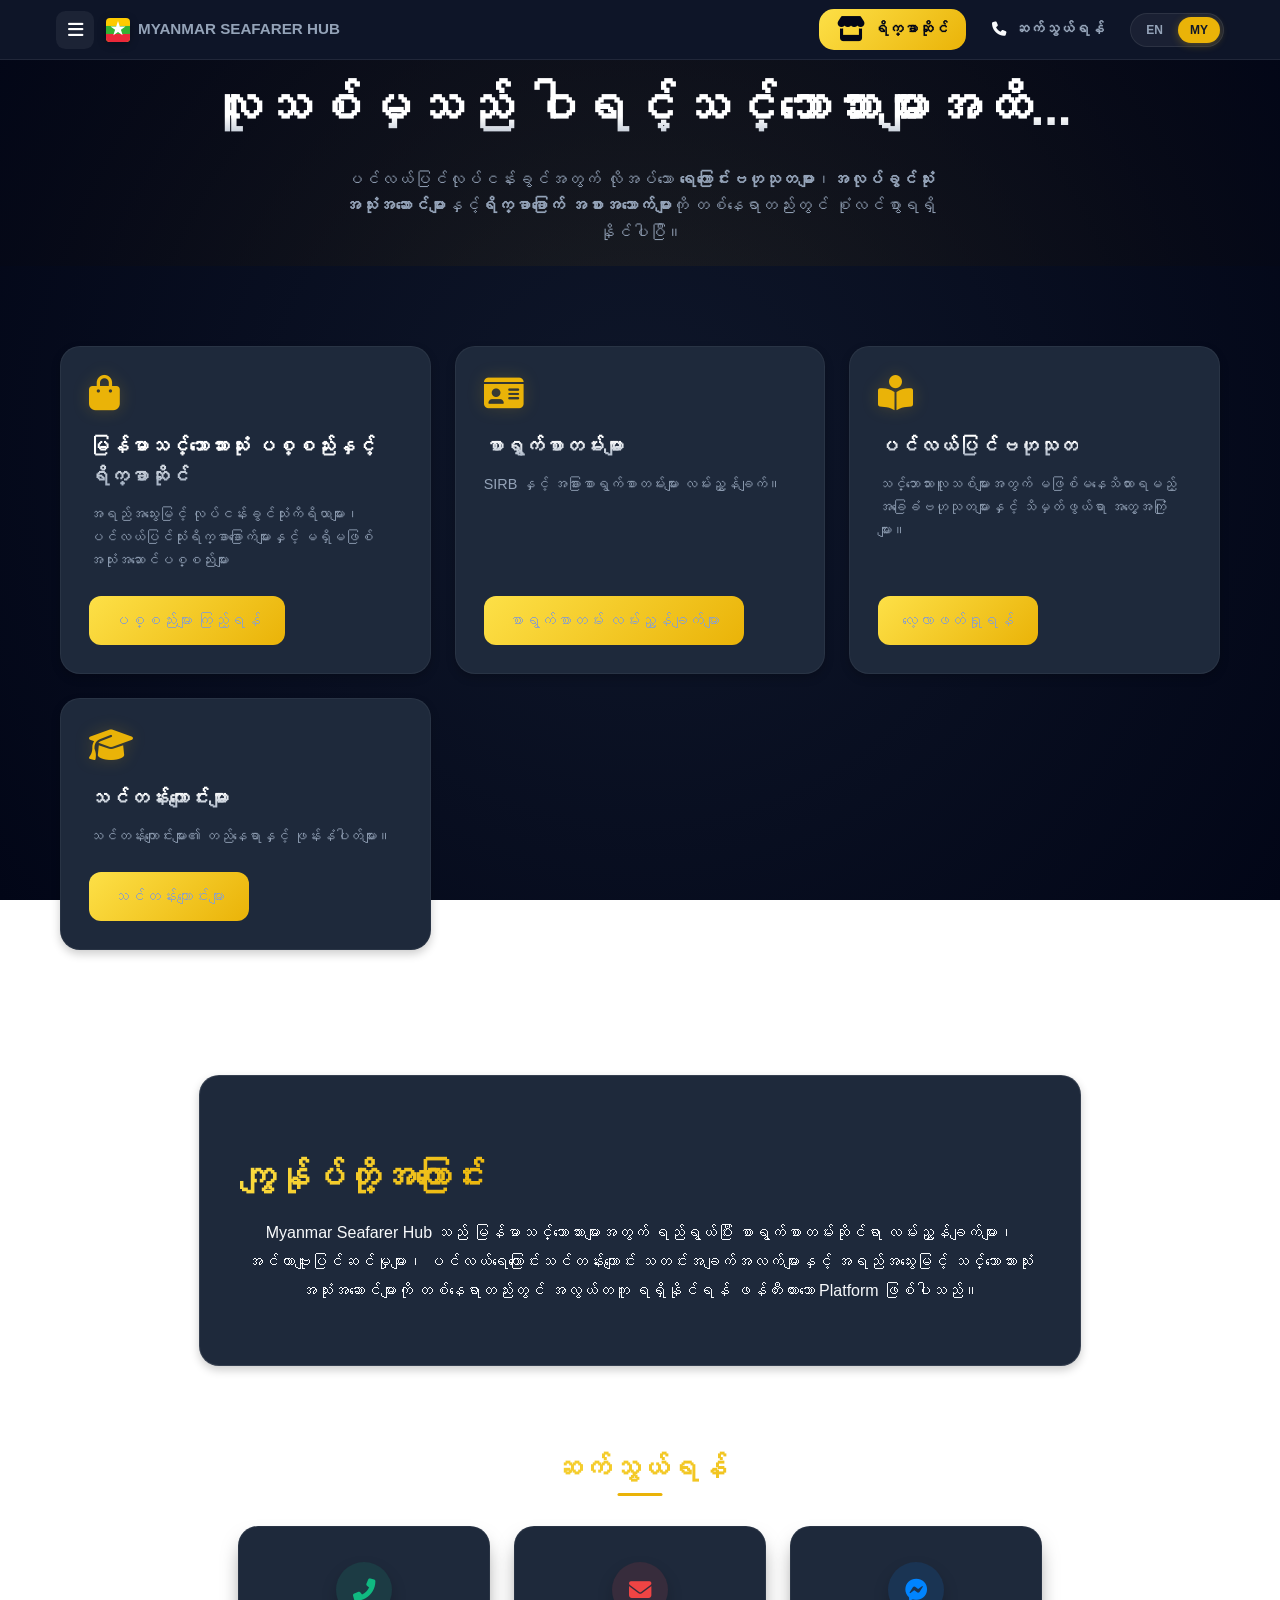
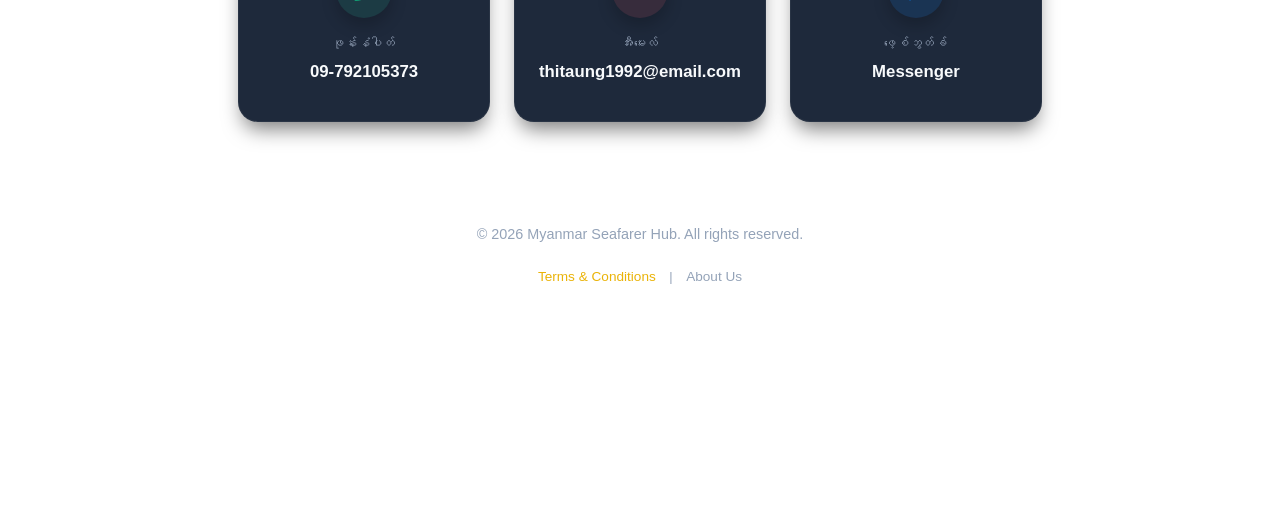
<file: index.html>
<!doctype html>
<html lang="my">
  <head>
    <meta charset="UTF-8" />
    <meta name="viewport" content="width=device-width, initial-scale=1.0" />
    <meta
      name="description"
      content="Myanmar Seafarer Hub - Guide, Documentation and Marine Supply for Myanmar Seafarers."
    />
    <meta
      name="keywords"
      content="Myanmar Seafarer, SIRB, CDC, Marine Shop, Seafarer Hub"
    />
    <title>Myanmar Seafarer Career Support - Dashboard</title>

    <!-- Font Awesome 6 (နောက်ဆုံးထွက် version) -->
    <link
      rel="stylesheet"
      href="https://cdnjs.cloudflare.com/ajax/libs/font-awesome/6.5.1/css/all.min.css"
    />
    <!-- main.css နှင့် style.css ကို ချိတ်ဆက်ထားသည် -->
    <link rel="stylesheet" href="main.css" />
    <link rel="stylesheet" href="style.css" />
    <!-- Font Awesome Icons -->
  </head>
  <body>
    <div class="app-layout">
      <!-- Sticky Navigation Bar -->
      <nav id="sticky-nav">
        <div class="nav-container">
          <div class="nav-left">
            <button id="menu-toggle" class="icon-btn">
              <i class="fas fa-bars"></i>
            </button>
            <div class="logo">
              <!-- မြန်မာအလံ SVG -->
              <svg width="24" height="24" viewBox="0 0 32 32">
                <rect width="32" height="32" fill="#FECB00" />
                <rect y="10.6" width="32" height="10.7" fill="#34B233" />
                <rect y="21.3" width="32" height="10.7" fill="#EA2839" />
                <path
                  d="M16 4l2.4 7.3H26l-6.1 4.5 2.3 7.2L16 18.5l-6.2 4.5 2.3-7.2-6.1-4.5h7.6z"
                  fill="#FFF"
                />
              </svg>
              <span data-i18n="nav-logo">MYANMAR SEAFARER HUB</span>
            </div>
          </div>

          <div class="nav-right">
            <a href="shop.html" class="btn-shop">
              <i class="fas fa-store"></i>
              <span data-i18n="nav-shop">ရိက္ခာဆိုင်</span>
            </a>
            <a
              href="#contact"
              class="nav-link desktop-only"
              data-i18n="nav-contact"
            >
              <i class="fas fa-phone"></i><span>ဆက်သွယ်ရန်</span>
            </a>

            <!-- Integrated Navigation Language Switcher (အပေါ် Nav bar တန်းထဲသို့ ထည့်သွင်းထားခြင်း) -->
            <div class="nav-lang-bar">
              <button data-lang="en">EN</button>
              <button data-lang="my" class="active">MY</button>
            </div>
          </div>
        </div>
      </nav>

      <!-- Sidebar Drawer (ဘယ်ဘက်မှ ဆွဲထွက်လာမည့် ကဏ္ဍများ) -->
      <aside id="sidebar">
        <div class="sidebar-header">
          <h3 data-i18n="cat-title">ကဏ္ဍများ</h3>
        </div>
        <ul class="categories-list">
          <li class="active">
            <a href="index.html" data-i18n="cat-all"
              ><i class="fas fa-home"></i> ပင်မ</a
            >
          </li>
          <li>
            <a href="shop.html" data-i18n="cat-shop"
              ><i class="fas fa-store"></i>ရိက္ခာဆိုင်</a
            >
          </li>
          <li>
            <a href="docs.html" data-i18n="cat-docs"
              ><i class="fas fa-file-alt"></i> စာရွက်စာတမ်းများ</a
            >
          </li>
          <li>
            <a href="insight.html">
              <i class="fas fa-book-reader"></i>
              <span data-i18n="cat-insight">ပင်လယ်ပြင်ဗဟုသုတ</span>
            </a>
          </li>
          <li>
            <a href="training.html" data-i18n="cat-training"
              ><i class="fas fa-graduation-cap"></i> သင်တန်းများ</a
            >
          </li>
        </ul>
      </aside>

      <!-- Overlay (Sidebar ပွင့်လာလျှင် နောက်ခံကို မှောင်သွားစေရန်) -->
      <div id="overlay"></div>

      <div class="app-layout">
        <main id="content-area">
          <!-- Hero Section -->
          <section id="home" class="hero">
            <h1 data-i18n="hero-title">
              လူသစ်မှသည် ဝါရင့်သင်္ဘောသားများအထိ...
            </h1>
            <p data-i18n="hero-desc">
              ပင်လယ်ပြင်လုပ်ငန်းခွင်အတွက် လိုအပ်သော <b>ရေကြောင်းဗဟုသုတများ</b>၊
              <b>အလုပ်ခွင်သုံးအသုံးအဆောင်များ</b>နှင့်
              <b>ရိက္ခာခြောက် အစားအသောက်များ</b>ကို တစ်နေရာတည်းတွင် စုံလင်စွာ
              ရရှိနိုင်ပါပြီ။
            </p>
          </section>

          <!-- Services -->
          <section id="services" class="grid-container">
            <!-- Shop (အသုံးအဆောင်ပစ္စည်းများ) Card -->

            <article class="content-card">
              <i class="fas fa-shopping-bag card-icon"></i>
              <h3 data-i18n="service-1-title">
                မြန်မာသင်္ဘောသားအသုံးအဆောင်များ စျေးဆိုင်
              </h3>
              <p data-i18n="service-1-desc">
                သင်္ဘောသားသုံး အသုံးအဆောင်ပစ္စည်းများ၊ အစားအေသာက်များ နှင့်
                အဝတ်အထည်များ။
              </p>
              <a href="shop.html">
                <div class="btn-fake" data-i18n="service-1-link">
                  ပစ္စည်းများ ကြည့်ရန်
                </div>
              </a>
            </article>

            <!-- Documentation Card တစ်ခုလုံးကို a tag ဖြင့် ပတ်ထားခြင်း -->

            <article class="content-card">
              <i class="fas fa-id-card card-icon"></i>
              <h3 data-i18n="service-2-title">စာရွှက်စာတမ်းများ</h3>
              <p data-i18n="service-2-desc">
                SIRB နှင့် အခြားစာရွက်စာတမ်းများ လမ်းညွှန်ချက်။
              </p>
              <a href="docs.html">
                <div class="btn-fake" data-i18n="service-2-link">
                  လမ်းညွှန်ချက်များ
                </div>
              </a>
            </article>

            <!-- Seafarers Insight Card  -->

            <article class="content-card">
              <i class="fas fa-book-reader card-icon"></i>
              <h3 data-i18n="service-3-title">ပင်လယ်ပြင်ဗဟုသုတ</h3>
              <p data-i18n="service-3-desc">
                သင်္ဘောသားလူသစ်များအတွက် မဖြစ်မနေသိထားရမည့်
                အခြေခံဗဟုသုတများနှင့် သိမှတ်ဖွယ်ရာ အတွေ့အကြုံများ။
              </p>
              <a href="insight.html">
                <div class="btn-fake" data-i18n="service-3-link">
                  လေ့လာဖတ်ရှုရန်
                </div>
              </a>
            </article>

            <!-- Training Card -->

            <article class="content-card">
              <i class="fas fa-graduation-cap card-icon"></i>
              <h3 data-i18n="service-4-title">Training Courses</h3>
              <p data-i18n="service-4-desc">
                သင်တန်းကျောင်းများ၏ တည်နေရာနှင့် ဖုန်းနံပါတ်များ။
              </p>
              <a href="training.html">
                <div class="btn-fake" data-i18n="service-4-link">
                  သင်တန်းကျောင်းများ
                </div>
              </a>
            </article>
          </section>
          <section
            id="about"
            class="about-section"
            style="
              padding: 60px 24px;
              max-width: 1200px;
              margin: 25px auto;
              overflow: visible;
            "
          >
            <div
              class="content-card"
              style="
                background: var(--card-bg);
                border: 1px solid rgba(255, 255, 255, 0.1);
                border-radius: 20px;
                padding: 40px;
                text-align: center;
                overflow: visible;
              "
            >
              <h2
                style="
                  color: var(--accent);
                  margin-top: 25px;
                  margin-bottom: 15px;
                  font-size: 2.2rem;
                  line-height: 1.5; /* စာကြောင်းအမြင့်ကို တိုးလိုက်ခြင်းဖြင့် အသတ်များ လွတ်လွတ်လပ်လပ် ပေါ်လာမည် */
                  display: block;
                  padding-top: 10px; /* အပေါ်ကနေ စာလုံးကို အနည်းငယ် တွန်းချပေးသည် */
                "
                data-i18n="about-title"
              >
                ကျွန်ုပ်တို့အကြောင်း (About Us)
              </h2>
              <p
                style="
                  color: var(--text-bright);
                  line-height: 1.8;
                  max-width: 800px;
                  margin: 0 auto 20px;
                  font-size: 1rem;
                "
                data-i18n="about-desc"
              >
                Myanmar Seafarer Hub သည် မြန်မာသင်္ဘောသားများအတွက် ရည်ရွယ်ပြီး
                စာရွက်စာတမ်းဆိုင်ရာ လမ်းညွှန်ချက်များ၊ အင်တာဗျူးပြင်ဆင်မှုများ၊
                ပင်လယ်ရေကြောင်းသင်တန်းကျောင်း သတင်းအချက်အလက်များနှင့်
                အရည်အသွေးမြင့် သင်္ဘောသားသုံး အသုံးအဆောင်များကို တစ်နေရာတည်းတွင်
                အလွယ်တကူ ရရှိနိုင်ရန် ဖန်တီးထားသော တစ်ခုတည်းသော Platform
                ဖြစ်ပါသည်။
              </p>
            </div>
          </section>
          <!-- Contact Section -->
          <section id="contact">
            <div class="contact-container">
              <h2 data-i18n="contact-title">ဆက်သွယ်ရန်</h2>

              <div class="contact-grid">
                <a
                  href="tel:+959792105373"
                  class="contact-info-item phone-card"
                >
                  <div class="contact-icon">
                    <i class="fas fa-phone-alt"></i>
                  </div>
                  <div class="contact-text-group">
                    <span class="contact-label" data-i18n="contact-phone"
                      >ဖုန်းနံပါတ်</span
                    >
                    <span class="contact-value">09-792105373</span>
                  </div>
                  <div class="contact-arrow">
                    <i class="fas fa-chevron-right"></i>
                  </div>
                </a>

                <a
                  href="mailto:thitaung1992@email.com"
                  class="contact-info-item email-card"
                >
                  <div class="contact-icon">
                    <i class="fas fa-envelope"></i>
                  </div>
                  <div class="contact-text-group">
                    <span class="contact-label" data-i18n="contact-email"
                      >အီးမေးလ်</span
                    >
                    <span class="contact-value">thitaung1992@email.com</span>
                  </div>
                  <div class="contact-arrow">
                    <i class="fas fa-chevron-right"></i>
                  </div>
                </a>

                <a
                  href="https://m.me/SawThitAg"
                  target="_blank"
                  class="contact-info-item messenger-card"
                >
                  <div class="contact-icon">
                    <i class="fab fa-facebook-messenger"></i>
                  </div>
                  <div class="contact-text-group">
                    <span class="contact-label" data-i18n="contact-fb"
                      >Facebook</span
                    >
                    <span class="contact-value">Messenger</span>
                  </div>
                  <div class="contact-arrow">
                    <i class="fas fa-chevron-right"></i>
                  </div>
                </a>
              </div>
            </div>
          </section>

          <!-- Copyright Section -->
          <footer>
            <div
              class="footer-bottom"
              style="
                display: flex;
                flex-direction: column;
                align-items: center;
                gap: 10px;
              "
            >
              <div class="copyright-text">
                &copy; 2026 Myanmar Seafarer Hub. All rights reserved.
              </div>
              <div class="dev-tag">
                <a
                  href="terms.html"
                  onclick="
                    openTermsModal();
                    return false;
                  "
                  style="
                    color: var(--accent);
                    text-decoration: none;
                    font-size: 0.85rem;
                    margin: 0 10px;
                  "
                  >Terms & Conditions</a
                >
                |
                <a
                  href="index.html#about"
                  style="
                    color: var(--text-dim);
                    text-decoration: none;
                    font-size: 0.85rem;
                    margin: 0 10px;
                  "
                  >About Us</a
                >
              </div>
            </div>
          </footer>
        </main>
      </div>
    </div>


    <!-- Mobile Bottom Navigation Bar -->
    <div id="mobile-bottom-nav" class="mobile-only">
      <div class="bottom-nav-item">
        <a href="#home">
          <i class="fas fa-home"></i>
          <span data-i18n="nav-home">ပင်မ</span>
        </a>
      </div>
      <div class="bottom-nav-item">
        <!-- Mobile တွင် Sidebar Drawer ကို ဆွဲထုတ်မည့် Menu ခလုတ် -->
        <button id="mobile-cat-toggle" class="nav-btn">
          <i class="fas fa-list"></i>
          <span data-i18n="nav-cat">ကဏ္ဍ</span>
        </button>
      </div>

      <div class="bottom-nav-item">
        <a href="shop.html#contact">
          <i class="fas fa-store"></i>
          <span data-i18n="nav-shop">စျေးဆိုင်</span>
        </a>
      </div>
    </div>

    <script src="script.js"></script>
    <script src="language.js"></script>
  </body>
</html>
</file>
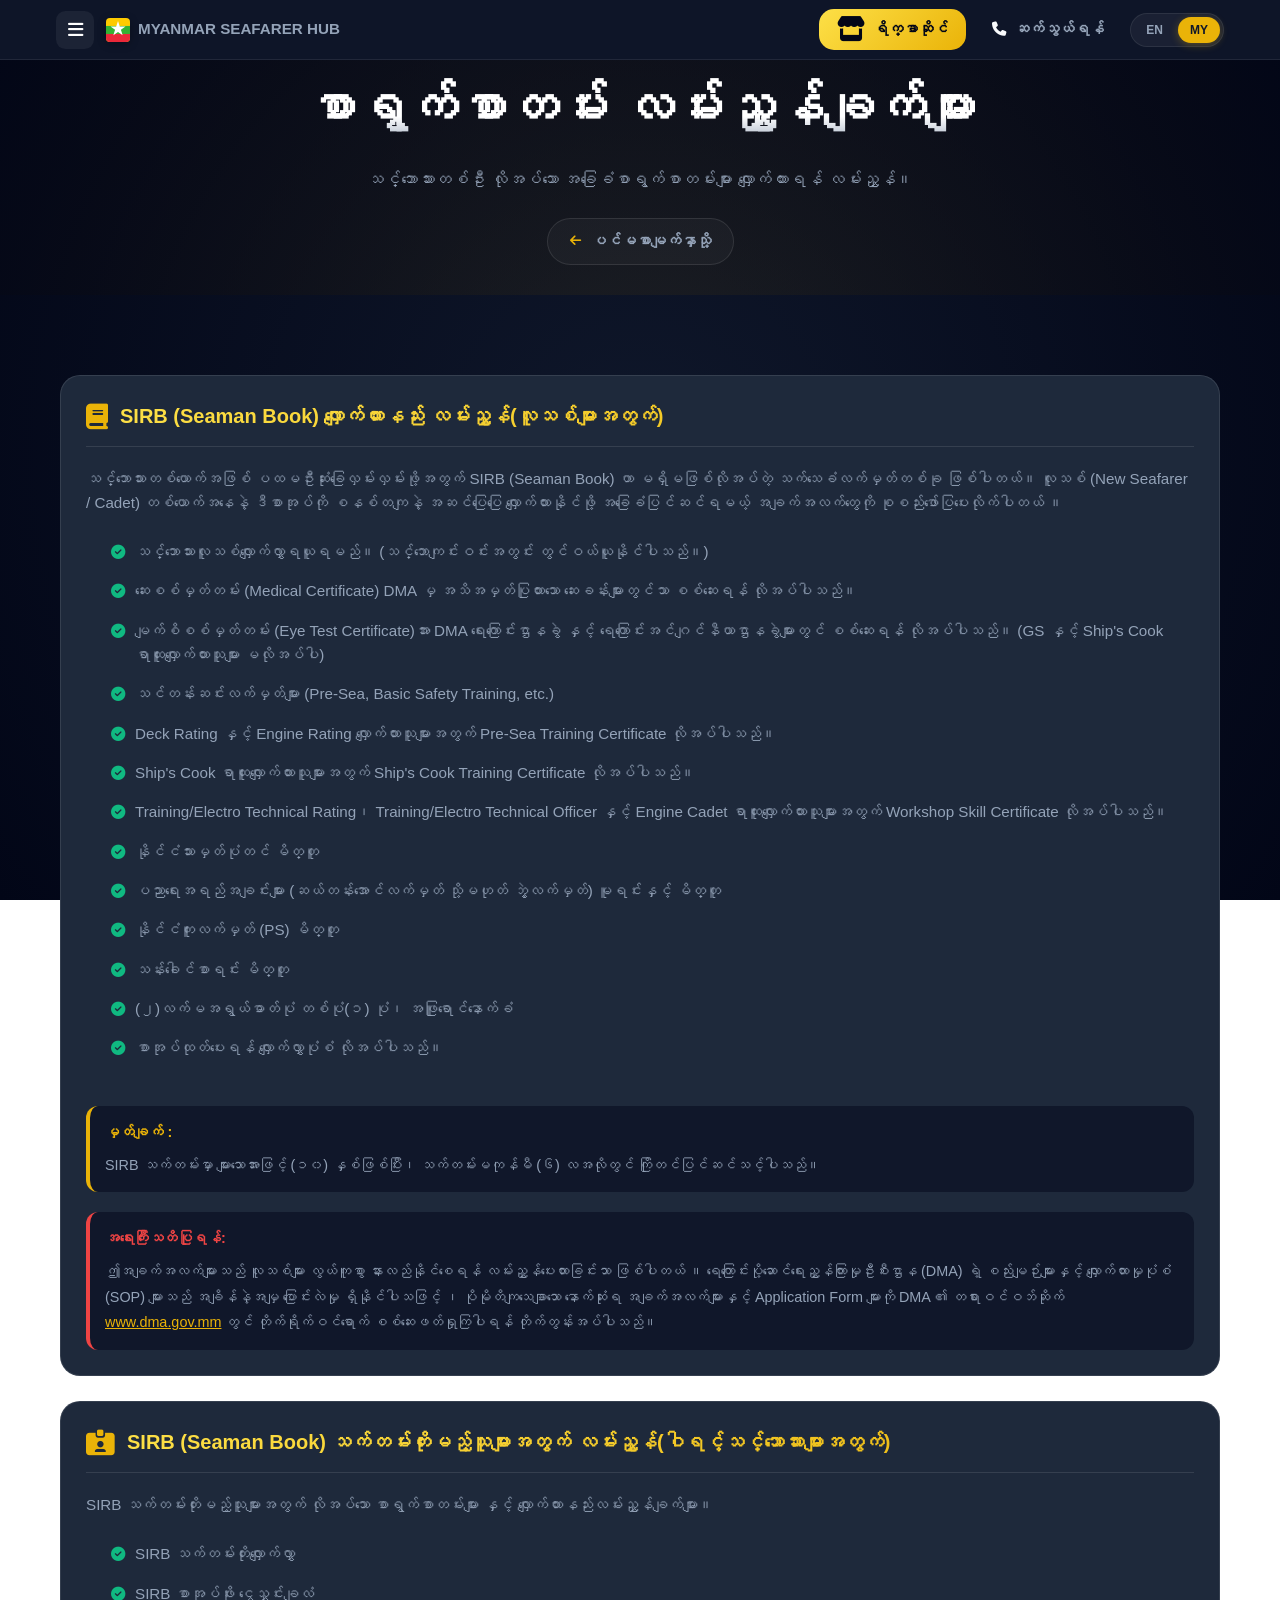
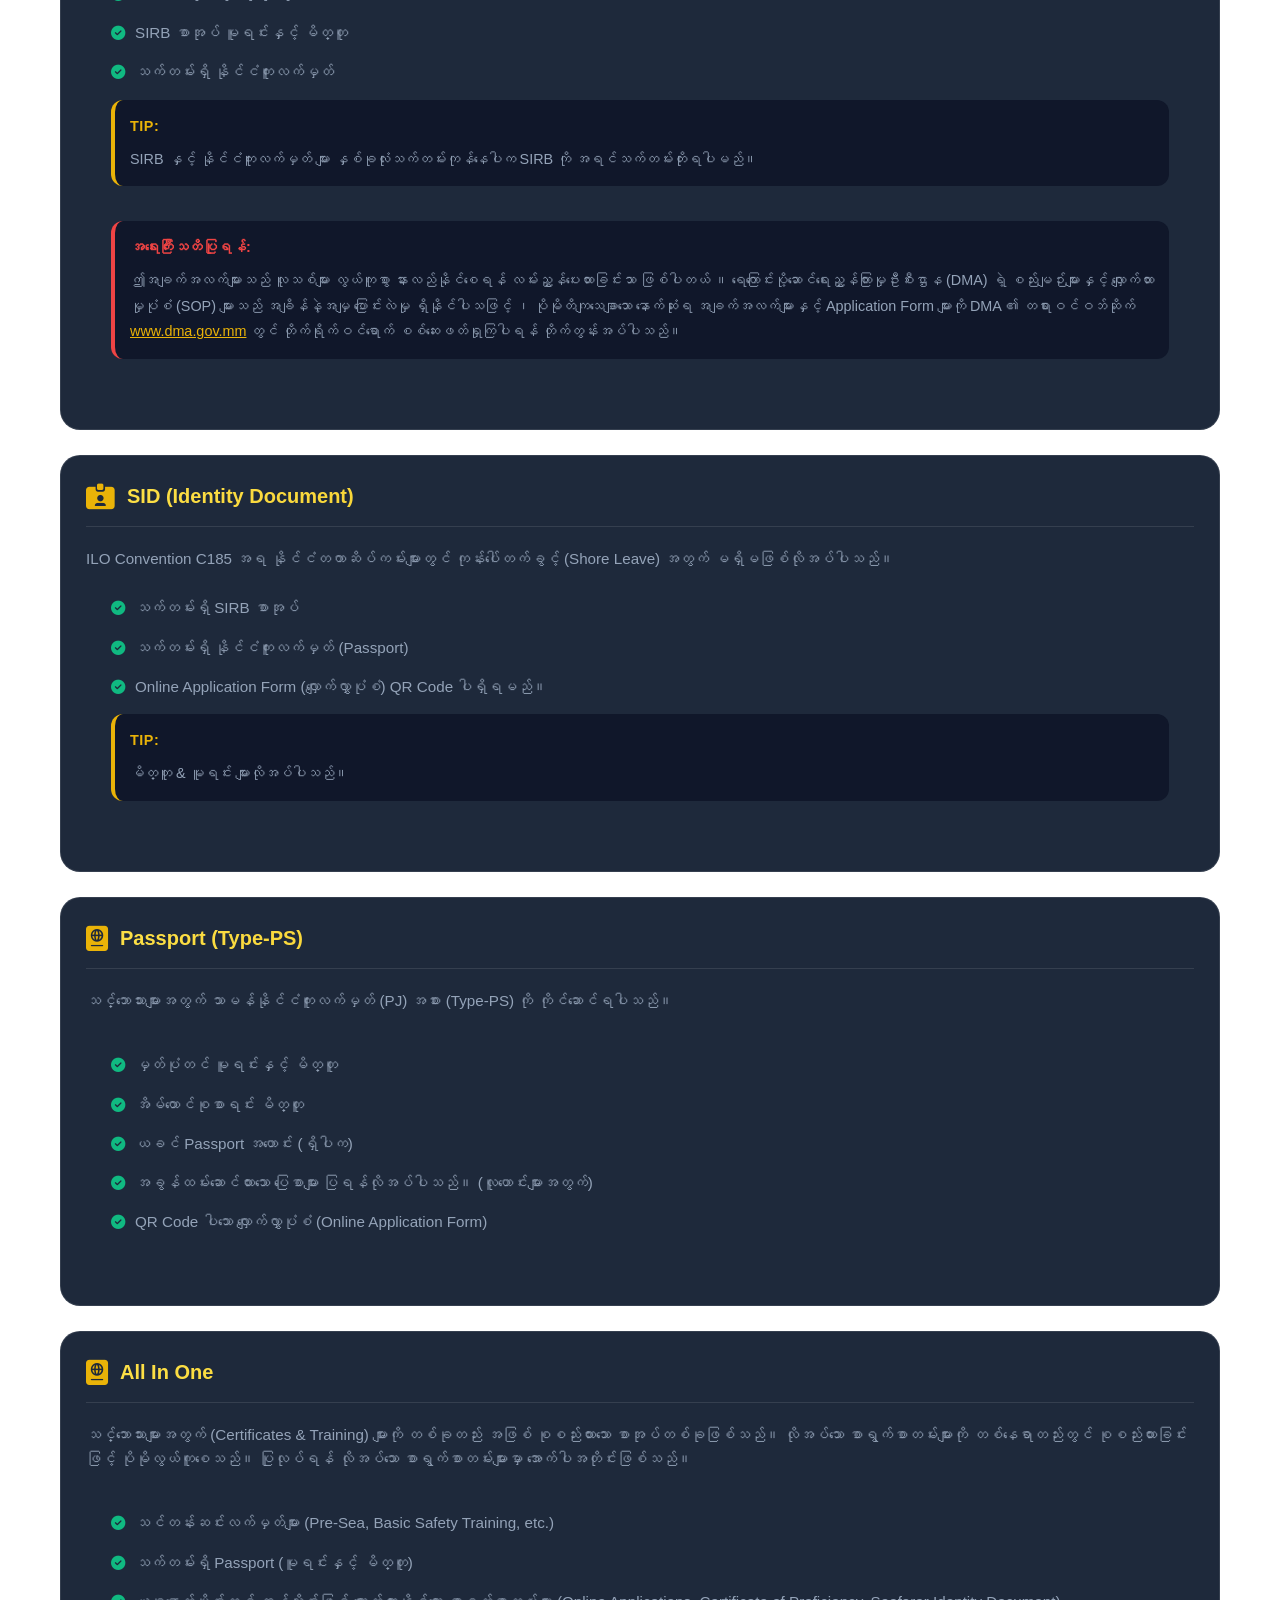
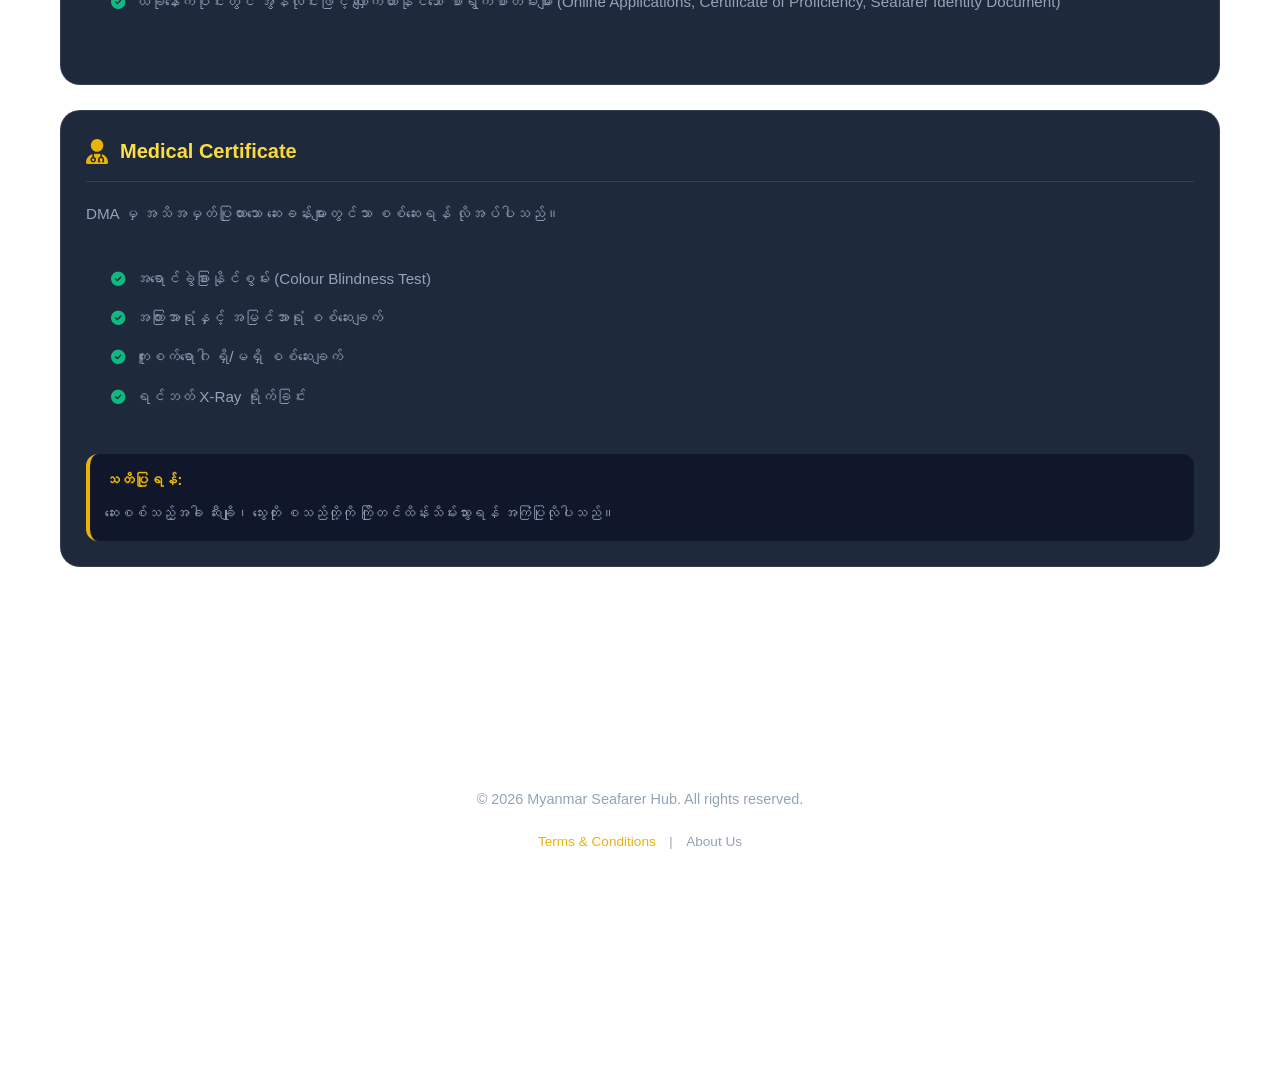
<file: docs.html>
<!doctype html>
<html lang="my">
  <head>
    <meta charset="UTF-8" />
    <meta name="viewport" content="width=device-width, initial-scale=1.0" />
    <meta
      name="description"
      content="Myanmar Seafarer Hub - Guide, Documentation and Marine Supply for Myanmar Seafarers."
    />
    <meta
      name="keywords"
      content="Myanmar Seafarer, SIRB, CDC, Marine Shop, Seafarer Hub"
    />
    <title>Documentation - Seafarer Hub</title>
    <link
      rel="stylesheet"
      href="https://cdnjs.cloudflare.com/ajax/libs/font-awesome/6.5.1/css/all.min.css"
    />
    <link rel="stylesheet" href="main.css" />
    <link rel="stylesheet" href="style.css" />
  </head>
  <body>
    <!-- ၁။ Sticky Navigation -->
    <nav id="sticky-nav">
      <div class="nav-container">
        <div class="nav-left">
          <button id="menu-toggle" class="icon-btn">
            <i class="fas fa-bars"></i>
          </button>
          <div class="logo">
            <svg width="24" height="24" viewBox="0 0 32 32">
              <rect width="32" height="32" fill="#FECB00" />
              <rect y="10.6" width="32" height="10.7" fill="#34B233" />
              <rect y="21.3" width="32" height="10.7" fill="#EA2839" />
              <path
                d="M16 4l2.4 7.3H26l-6.1 4.5 2.3 7.2L16 18.5l-6.2 4.5 2.3-7.2-6.1-4.5h7.6z"
                fill="#FFF"
              />
            </svg>
            <span data-i18n="nav-logo">MYANMAR SEAFARER HUB</span>
          </div>
        </div>
        <div class="nav-right">
          <a href="shop.html" class="btn-shop">
            <i class="fas fa-store"></i>
            <span data-i18n="nav-shop">ရိက္ခာဆိုင်</span>
          </a>
          <a
            href="index.html#contact"
            class="nav-link desktop-only"
            data-i18n="nav-contact"
          >
            <i class="fas fa-phone"></i><span>ဆက်သွယ်ရန်</span>
          </a>

          <!-- Integrated Navigation Language Switcher (အပေါ် Nav bar တန်းထဲသို့ ထည့်သွင်းထားခြင်း) -->
          <div class="nav-lang-bar">
            <button data-lang="en">EN</button>
            <button data-lang="my" class="active">MY</button>
          </div>
        </div>
      </div>
    </nav>

    <!-- ၂။ Sidebar Drawer -->
    <aside id="sidebar">
      <div class="sidebar-header">
        <h3 data-i18n="cat-title">ကဏ္ဍများ</h3>
      </div>
      <ul class="categories-list">
        <li>
          <a href="index.html"
            ><i class="fas fa-home"></i>
            <span data-i18n="nav-home">ပင်မ</span></a
          >
        </li>
        <li>
          <a href="shop.html"
            ><i class="fas fa-store"></i>
            <span data-i18n="cat-shop">ရိက္ခာဆိုင်</span></a
          >
        </li>
        <li class="active">
          <a href="docs.html"
            ><i class="fas fa-file-alt"></i>
            <span data-i18n="cat-docs">စာရွက်စာတမ်းများ</span></a
          >
        </li>
        <li>
          <a href="insight.html">
            <i class="fas fa-book-reader"></i>
            <span data-i18n="cat-insight">ပင်လယ်ပြင်ဗဟုသုတ</span>
          </a>
        </li>
        <li>
          <a href="training.html"
            ><i class="fas fa-graduation-cap"></i>
            <span data-i18n="cat-training">သင်တန်းများ</span></a
          >
        </li>
      </ul>
    </aside>

    <div id="overlay"></div>

    <div class="app-layout">
      <main id="content-area">
        <!-- docs.html အတွက် Hero Section (index နှင့် ပုံစံတူ) -->
        <section class="hero">
          <h1 data-i18n="docs-page-title">စာရွက်စာတမ်း လမ်းညွှန်ချက်များ</h1>
          <p data-i18n="docs-page-desc">
            သင်္ဘောသားတစ်ဦး လိုအပ်သော အခြေခံစာရွက်စာတမ်းများ လျှောက်ထားရန်
            လမ်းညွှန်။
          </p>
          <div class="back-link-container">
            <a href="index.html" class="back-link">
              <i class="fas fa-arrow-left"></i>
              <span data-i18n="back-home">ပင်မစာမျက်နှာသို့</span>
            </a>
          </div>
        </section>

        <section class="doc-section">
          <!-- 1. SIRB Section -->
          <article class="doc-guide-card">
            <div class="doc-title-wrapper">
              <i class="fas fa-book"></i>
              <h2 data-i18n="doc-sirb-title">
                SIRB (Seaman Book) လျှောက်ထားနည်း လမ်းညွှန်(လူသစ်များအတွက်)
              </h2>
            </div>
            <p data-i18n="doc-sirb-desc">
              သင်္ဘောသားတစ်ယောက်အဖြစ် ပထမဦးဆုံးခြေလှမ်းလှမ်းဖို့အတွက် SIRB
              (Seaman Book) ဟာ မရှိမဖြစ်လိုအပ်တဲ့ သက်သေခံလက်မှတ်တစ်ခု ဖြစ်ပါတယ်
              ။ လူသစ် (New Seafarer / Cadet) တစ်ယောက်အနေနဲ့ ဒီစာအုပ်ကို
              စနစ်တကျနဲ့ အဆင်ပြေပြေ လျှောက်ထားနိုင်ဖို့ အခြေခံပြင်ဆင်ရမယ့်
              အချက်အလက်တွေကို စုစည်းဖော်ပြပေးလိုက်ပါတယ် ။
            </p>
            <ul class="requirement-list">
              <li data-i18n="sirb-req-1">
                <i class="fas fa-check-circle"></i>သင်္ဘောသားလူသစ်လျှောက်လွှာရယူ
                ရမည်။ (သင်္ဘောကျင်းဝင်းအတွင်း တွင်ဝယ်ယူနိုင်ပါသည်။)
              </li>
              <li data-i18n="sirb-req-2">
                <i class="fas fa-check-circle"></i> ဆေးစစ်မှတ်တမ်း (Medical
                Certificate) DMA မှ အသိအမှတ်ပြုထားသော ဆေးခန်းများတွင်သာ
                စစ်ဆေးရန် လိုအပ်ပါသည်။
              </li>
              <li data-i18n="sirb-req-3">
                <i class="fas fa-check-circle"></i> မျက်စိစစ်မှတ်တမ်း (Eye Test
                Certificate)အား DMA ရေးကြောင်းဌာနခွဲ နှင့်
                ရေကြောင်းအင်ဂျင်နီယာဌာနခွဲများတွင် စစ်ဆေးရန် လိုအပ်ပါသည်။ (GS
                နှင့် Ship's Cook ရာထူးလျှောက်ထားသူများ မလိုအပ်ပါ)
              </li>

              <li data-i18n="sirb-req-4">
                <i class="fas fa-check-circle"></i> သင်တန်းဆင်းလက်မှတ်များ
                (Pre-Sea, Basic Safety Training, etc.)
              </li>
              <li data-i18n="sirb-req-5">
                <i class="fas fa-check-circle"></i> Deck Rating နှင့် Engine
                Rating လျှောက်ထားသူများအတွက် Pre-Sea Training Certificate
                လိုအပ်ပါသည်။
              </li>
              <li data-i18n="sirb-req-6">
                <i class="fas fa-check-circle"></i> Ship's Cook
                ရာထူးလျှောက်ထားသူများအတွက် Ship's Cook Training Certificate
                လိုအပ်ပါသည်။
              </li>
              <li data-i18n="sirb-req-7">
                <i class="fas fa-check-circle"></i> Training/Electro Technical
                Rating၊ Training/Electro Technical Officer နှင့် Engine Cadet
                ရာထူးလျှောက်ထားသူများအတွက် Workshop Skill Certificate
                လိုအပ်ပါသည်။
              </li>
              <li data-i18n="sirb-req-8">
                <i class="fas fa-check-circle"></i>
                နိုင်ငံသားမှတ်ပုံတင် မိတ္တူ
              </li>
              <li data-i18n="sirb-req-9">
                <i class="fas fa-check-circle"></i> ပညာရေးအရည်အချင်းများ
                (ဆယ်တန်းအောင်လက်မှတ် သို့မဟုတ် ဘွဲ့လက်မှတ်) မူရင်းနှင့် မိတ္တူ
              </li>
              <li data-i18n="sirb-req-10">
                <i class="fas fa-check-circle"></i> နိုင်ငံကူးလက်မှတ် (PS)
                မိတ္တူ
              </li>
              <li data-i18n="sirb-req-11">
                <i class="fas fa-check-circle"></i> သန်းခေါင်စာရင်း မိတ္တူ
              </li>
              <li data-i18n="sirb-req-12">
                <i class="fas fa-check-circle"></i> (၂)လက်မအရွယ်ဓာတ်ပုံ တစ်ပုံ
                (၁) ပုံ၊ အဖြူရောင်နောက်ခံ
              </li>
              <li data-i18n="sirb-req-13">
                <i class="fas fa-check-circle"></i> စာအုပ်ထုတ်ပေးရန်
                လျှောက်လွှာပုံစံ လိုအပ်ပါသည်။
              </li>
            </ul>
            <div class="pro-tip">
              <b data-i18n="pro-tip-label">မှတ်ချက် :</b>
              <span data-i18n="sirb-tip"
                >SIRB သက်တမ်းမှာ များသောအားဖြင့် (၁၀) နှစ်ဖြစ်ပြီး၊
                သက်တမ်းမကုန်မီ (၆) လအလိုတွင် ကြိုတင်ပြင်ဆင်သင့်ပါသည်။</span
              >
            </div>
            <!-- ပြုပြင်ပြီးသော Disclaimer Box (အဝါရောင်အလင်း Box ဒီဇိုင်းသစ်) -->
            <div class="pro-tip disclaimer-box">
              <b data-i18n="sirb-warning-label">အရေးကြီးသတိပြုရန်</b>
              <span data-i18n="sirb-new-tip"
                >ဤအချက်အလက်များသည် လူသစ်များ လွယ်ကူစွာ နားလည်နိုင်စေရန်
                လမ်းညွှန်ပေးထားခြင်းသာ ဖြစ်ပါတယ် ။
                ရေကြောင်းပို့ဆောင်ရေးညွှန်ကြားမှုဦးစီးဌာန (DMA) ရဲ့
                စည်းမျဉ်းများနှင့် လျှောက်ထားမှုပုံစံ (SOP) များသည်
                အချိန်နဲ့အမျှ ပြောင်းလဲမှု ရှိနိုင်ပါသဖြင့် ၊ ပိုမိုတိကျသေချာသော
                နောက်ဆုံးရ အချက်အလက်များနှင့် Application Form များကိုDMA ၏
                တရားဝင်ဝဘ်ဆိုက်
                <a href="http://www.dma.gov.mm" target="_blank"
                  >www.dma.gov.mm</a
                >
                တွင် တိုက်ရိုက်ဝင်ရောက် စစ်ဆေးဖတ်ရှုကြပါရန်
                တိုက်တွန်းအပ်ပါသည်။</span
              >
            </div>
          </article>

          <!-- 2. SID Section -->
          <article class="doc-guide-card">
            <div class="doc-title-wrapper">
              <i class="fas fa-id-card-clip"></i>
              <h2 data-i18n="doc-sirb-old-title">
                SIRB (Seaman Book) သက်တမ်းတိုးမည့်သူများအတွက်
                လမ်းညွှန်(ဝါရင့်သင်္ဘောသားများအတွက်)
              </h2>
            </div>
            <p data-i18n="doc-sirb-old-desc">
              SIRB သက်တမ်းတိုးမည့်သူများအတွက် လိုအပ်သော စာရွက်စာတမ်းများ နှင့်
              လျှောက်ထားနည်းလမ်းညွှန်ချက်များ။
            </p>
            <ul class="requirement-list">
              <li data-i18n="sirb-old-req-1">
                <i class="fas fa-check-circle"></i> SIRB သက်တမ်းတိုးလျှောက်လွှာ
              </li>
              <li data-i18n="sirb-old-req-2">
                <i class="fas fa-check-circle"></i> SIRB စာအုပ်ဖိုး
                ငွေသွှင်းချလံ
              </li>
              <li data-i18n="sirb-old-req-3">
                <i class="fas fa-check-circle"></i> SIRB စာအုပ် မူရင်းနှင့်
                မိတ္တူ
              </li>
              <li data-i18n="sirb-old-req-4">
                <i class="fas fa-check-circle"></i>သက်တမ်းရှိ နိုင်ငံကူးလက်မှတ်
              </li>
              <div class="pro-tip">
                <b data-i18n="sirb-old-tip-label">Tip:</b>
                <span data-i18n="sirb-old-tip"
                  >SIRB နှင့် နိုင်ငံကူးလက်မှတ် များ နှစ်ခုလုံးသက်တမ်းကုန်နေပါက
                  SIRB ကို အရင်သက်တမ်းတိုးရပါမည်။</span
                >
              </div>
              <!-- ပြုပြင်ပြီးသော Disclaimer Box (အဝါရောင်အလင်း Box ဒီဇိုင်းသစ်) -->
              <div class="pro-tip disclaimer-box">
                <b data-i18n="sirb-warning-label">အရေးကြီးသတိပြုရန်</b>
                <span data-i18n="sirb-new-tip"
                  >ဤအချက်အလက်များသည် လူသစ်များ လွယ်ကူစွာ နားလည်နိုင်စေရန်
                  လမ်းညွှန်ပေးထားခြင်းသာ ဖြစ်ပါတယ် ။
                  ရေကြောင်းပို့ဆောင်ရေးညွှန်ကြားမှုဦးစီးဌာန (DMA) ရဲ့
                  စည်းမျဉ်းများနှင့် လျှောက်ထားမှုပုံစံ (SOP) များသည်
                  အချိန်နဲ့အမျှ ပြောင်းလဲမှု ရှိနိုင်ပါသဖြင့် ၊
                  ပိုမိုတိကျသေချာသော နောက်ဆုံးရ အချက်အလက်များနှင့် Application
                  Form များကိုDMA ၏ တရားဝင်ဝဘ်ဆိုက်
                  <a href="http://www.dma.gov.mm" target="_blank"
                    >www.dma.gov.mm</a
                  >
                  တွင် တိုက်ရိုက်ဝင်ရောက် စစ်ဆေးဖတ်ရှုကြပါရန်
                  တိုက်တွန်းအပ်ပါသည်။</span
                >
              </div>
            </ul>
          </article>
          <!-- 3. SID Section -->
          <article class="doc-guide-card">
            <div class="doc-title-wrapper">
              <i class="fas fa-id-card-clip"></i>
              <h2 data-i18n="doc-sid-title">SID (Identity Document)</h2>
            </div>
            <p data-i18n="doc-sid-desc">
              ILO Convention C185 အရ နိုင်ငံတကာဆိပ်ကမ်းများတွင်
              ကုန်းပေါ်တက်ခွင့် (Shore Leave) အတွက် မရှိမဖြစ်လိုအပ်ပါသည်။
            </p>
            <ul class="requirement-list">
              <li data-i18n="sid-req-1">
                <i class="fas fa-check-circle"></i> သက်တမ်းရှိ SIRB စာအုပ်
              </li>
              <li data-i18n="sid-req-2">
                <i class="fas fa-check-circle"></i> သက်တမ်းရှိ နိုင်ငံကူးလက်မှတ်
                (Passport)
              </li>
              <li data-i18n="sid-req-3">
                <i class="fas fa-check-circle"></i> Online Application Form
                (လျှောက်လွှာပုံစံ),QR Code ပါရှိရမည်။
              </li>
              <div class="pro-tip">
                <b data-i18n="sid-tip-label">Tip:</b>
                <span data-i18n="sid-tip"
                  >မိတ္တူ & မူရင်း များလိုအပ်ပါသည်။</span
                >
              </div>
            </ul>
          </article>

          <!-- 3. Passport Section -->
          <article class="doc-guide-card">
            <div class="doc-title-wrapper">
              <i class="fas fa-passport"></i>
              <h2 data-i18n="doc-passport-title">Passport (Type-PS)</h2>
            </div>
            <p style="margin-bottom: 15px" data-i18n="doc-passport-desc">
              သင်္ဘောသားများအတွက် သာမန်နိုင်ငံကူးလက်မှတ် (PJ) အစား (Type-PS) ကို
              ကိုင်ဆောင်ရပါသည်။
            </p>
            <ul class="requirement-list">
              <li data-i18n="pass-req-1">
                <i class="fas fa-check-circle"></i> မှတ်ပုံတင် မူရင်းနှင့်
                မိတ္တူ
              </li>
              <li data-i18n="pass-req-2">
                <i class="fas fa-check-circle"></i> အိမ်ထောင်စုစာရင်း မိတ္တူ
              </li>
              <li data-i18n="pass-req-3">
                <i class="fas fa-check-circle"></i> ယခင် Passport အဟောင်း
                (ရှိပါက)
              </li>
              <li data-i18n="pass-req-4">
                <i class="fas fa-check-circle"></i> အခွန်ထမ်းဆောင်ထားသော
                ပြေစာများ ပြရန်လိုအပ်ပါသည်။ (လူဟောင်းများအတွက်)
              </li>
              <li data-i18n="pass-req-5">
                <i class="fas fa-check-circle"></i> QR Code ပါသော
                လျှောက်လွှာပုံစံ (Online Application Form)
              </li>
            </ul>
          </article>
          <!-- 3. All in One Section -->
          <article class="doc-guide-card">
            <div class="doc-title-wrapper">
              <i class="fas fa-passport"></i>
              <h2 data-i18n="doc-all-in-one-title">All In One</h2>
            </div>
            <p style="margin-bottom: 15px" data-i18n="doc-all-in-one-desc">
              သင်္ဘောသားများအတွက် (Certificates & Training) များကို တစ်ခုတည်း
              အဖြစ် စုစည်းထားသော စာအုပ်တစ်ခုဖြစ်သည်။ လိုအပ်သော
              စာရွက်စာတမ်းများကို တစ်နေရာတည်းတွင် စုစည်းထားခြင်းဖြင့်
              ပိုမိုလွယ်ကူစေသည်။ ပြုလုပ်ရန် လိုအပ်သော စာရွက်စာတမ်းများမှာ
              အောက်ပါအတိုင်းဖြစ်သည်။
            </p>
            <ul class="requirement-list">
              <li data-i18n="all-in-one-req-1">
                <i class="fas fa-check-circle"></i>
                သင်တန်းဆင်းလက်မှတ်များ (Pre-Sea, Basic Safety Training, etc.)
              </li>
              <li data-i18n="all-in-one-req-2">
                <i class="fas fa-check-circle"></i> သက်တမ်းရှိ Passport
                (မူရင်းနှင့် မိတ္တူ)
              </li>
              <li data-i18n="all-in-one-req-3">
                <i class="fas fa-check-circle"></i> ယခုနောက်ပိုင်းတွင်
                အွန်လိုင်းဖြင့် လျှောက်ထားနိုင်သော စာရွက်စာတမ်းများ (Online
                Applications, Certificate of Proficiency, Seafarer Identity
                Document)
              </li>
            </ul>
          </article>

          <!-- 4. Medical Section -->
          <article class="doc-guide-card">
            <div class="doc-title-wrapper">
              <i class="fas fa-user-md"></i>
              <h2 data-i18n="doc-med-title">Medical Certificate</h2>
            </div>
            <p style="margin-bottom: 15px" data-i18n="doc-med-desc">
              DMA မှ အသိအမှတ်ပြုထားသော ဆေးခန်းများတွင်သာ စစ်ဆေးရန် လိုအပ်ပါသည်။
            </p>
            <ul class="requirement-list">
              <li data-i18n="med-req-1">
                <i class="fas fa-check-circle"></i> အရောင်ခွဲခြားနိုင်စွမ်း
                (Colour Blindness Test)
              </li>
              <li data-i18n="med-req-2">
                <i class="fas fa-check-circle"></i> အကြားအာရုံနှင့် အမြင်အာရုံ
                စစ်ဆေးချက်
              </li>
              <li data-i18n="med-req-3">
                <i class="fas fa-check-circle"></i> ကူးစက်ရောဂါ ရှိ/မရှိ
                စစ်ဆေးချက်
              </li>
              <li data-i18n="med-req-4">
                <i class="fas fa-check-circle"></i> ရင်ဘတ် X-Ray ရိုက်ခြင်း
              </li>
            </ul>
            <div class="pro-tip">
              <b data-i18n="med-warning-label">သတိပြုရန်:</b>
              <span data-i18n="med-tip"
                >ဆေးစစ်သည့်အခါ ဆီးချို၊ သွေးတိုး စသည်တို့ကို
                ကြိုတင်ထိန်းသိမ်းသွားရန် အကြံပြုလိုပါသည်။</span
              >
            </div>
          </article>
        </section>

        <!-- Copyright Section -->
        <footer>
          <div
            class="footer-bottom"
            style="
              display: flex;
              flex-direction: column;
              align-items: center;
              gap: 10px;
            "
          >
            <div class="copyright-text">
              &copy; 2026 Myanmar Seafarer Hub. All rights reserved.
            </div>
            <div class="dev-tag">
              <a
                href="terms.html"
                onclick="
                  openTermsModal();
                  return false;
                "
                style="
                  color: var(--accent);
                  text-decoration: none;
                  font-size: 0.85rem;
                  margin: 0 10px;
                "
                >Terms & Conditions</a
              >
              |
              <a
                href="index.html#about"
                style="
                  color: var(--text-dim);
                  text-decoration: none;
                  font-size: 0.85rem;
                  margin: 0 10px;
                "
                >About Us</a
              >
            </div>
          </div>
        </footer>
      </main>
    </div>

    <!-- Mobile Bottom Navigation Bar -->
    <div id="mobile-bottom-nav" class="mobile-only">
      <div class="bottom-nav-item">
        <a href="index.html#home">
          <i class="fas fa-home"></i>
          <span data-i18n="nav-home">ပင်မ</span>
        </a>
      </div>
      <div class="bottom-nav-item">
        <!-- Mobile တွင် Sidebar Drawer ကို ဆွဲထုတ်မည့် Menu ခလုတ် -->
        <button id="mobile-cat-toggle" class="nav-btn">
          <i class="fas fa-list"></i>
          <span data-i18n="nav-cat">ကဏ္ဍ</span>
        </button>
      </div>

      <div class="bottom-nav-item">
        <a href="shop.html#contact">
          <i class="fas fa-store"></i>
          <span data-i18n="nav-shop">စျေးဆိုင်</span>
        </a>
      </div>
    </div>
    <script src="script.js"></script>
    <script src="language.js"></script>
  </body>
</html>
</file>
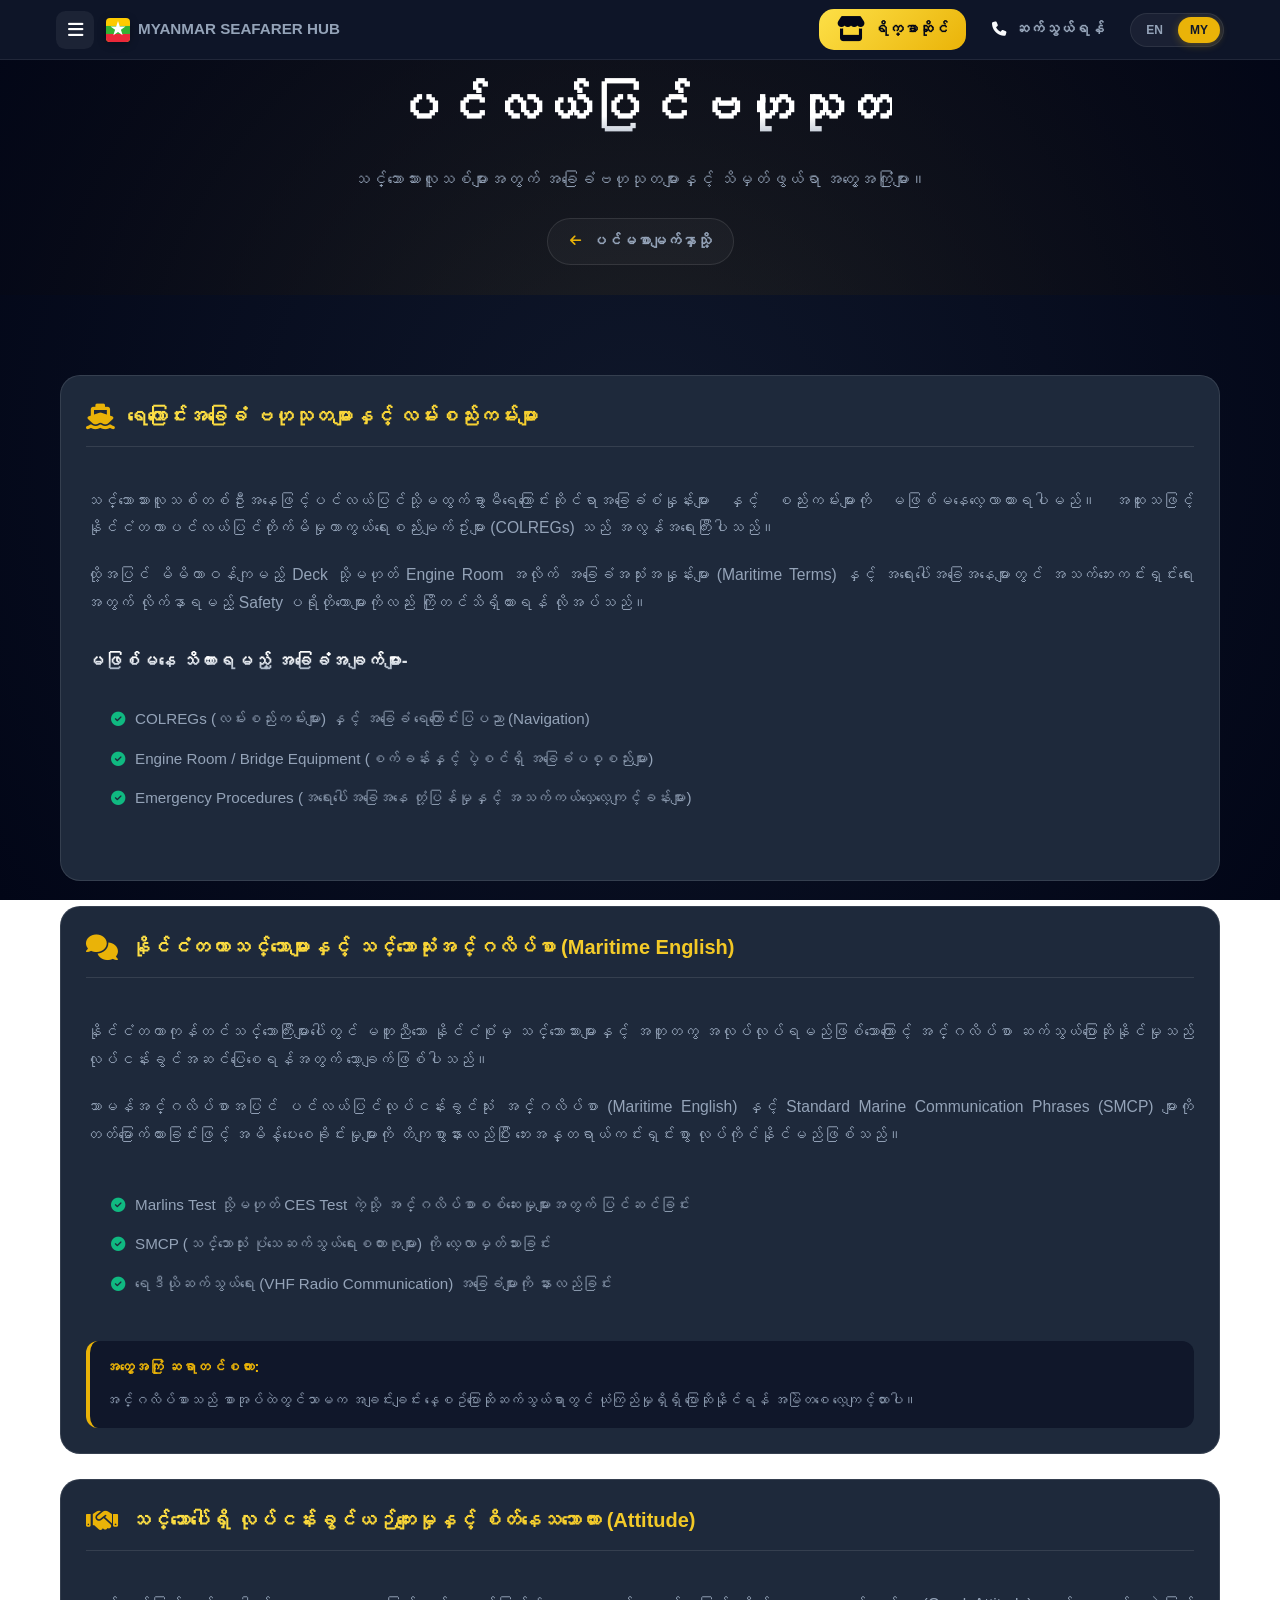
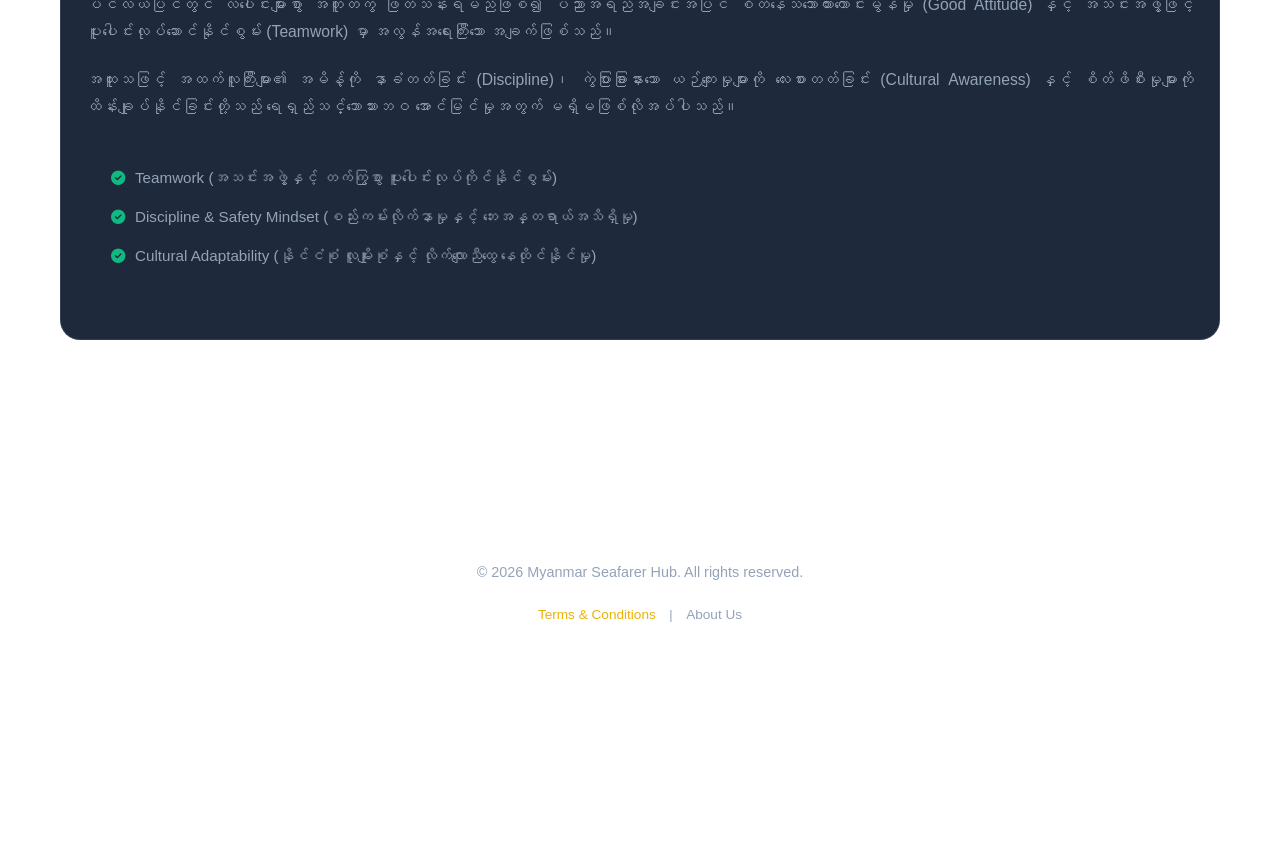
<file: insight.html>
<!doctype html>
<html lang="my">
  <head>
    <meta charset="UTF-8" />
    <meta name="viewport" content="width=device-width, initial-scale=1.0" />
    <meta
      name="description"
      content="Myanmar Seafarer Hub - Guide, Documentation and Marine Supply for Myanmar Seafarers."
    />
    <meta
      name="keywords"
      content="Myanmar Seafarer, SIRB, CDC, Marine Shop, Seafarer Hub"
    />
    <title>Documentation - Seafarer Hub</title>
    <link
      rel="stylesheet"
      href="https://cdnjs.cloudflare.com/ajax/libs/font-awesome/6.5.1/css/all.min.css"
    />
    <link rel="stylesheet" href="main.css" />
    <link rel="stylesheet" href="style.css" />
  </head>
  <body>
    <div class="app-layout">
      <!-- ၁။ Sticky Navigation -->
      <nav id="sticky-nav">
        <div class="nav-container">
          <div class="nav-left">
            <button id="menu-toggle" class="icon-btn">
              <i class="fas fa-bars"></i>
            </button>
            <div class="logo">
              <svg width="24" height="24" viewBox="0 0 32 32">
                <rect width="32" height="32" fill="#FECB00" />
                <rect y="10.6" width="32" height="10.7" fill="#34B233" />
                <rect y="21.3" width="32" height="10.7" fill="#EA2839" />
                <path
                  d="M16 4l2.4 7.3H26l-6.1 4.5 2.3 7.2L16 18.5l-6.2 4.5 2.3-7.2-6.1-4.5h7.6z"
                  fill="#FFF"
                />
              </svg>
              <span data-i18n="nav-logo">MYANMAR SEAFARER HUB</span>
            </div>
          </div>
          <div class="nav-right">
            <a href="shop.html" class="btn-shop">
              <i class="fas fa-store"></i>
              <span data-i18n="nav-shop">ရိက္ခာဆိုင်</span>
            </a>
            <a
              href="index.html#contact"
              class="nav-link desktop-only"
              data-i18n="nav-contact"
            >
              <i class="fas fa-phone"></i><span>ဆက်သွယ်ရန်</span>
            </a>

            <!-- Integrated Navigation Language Switcher (အပေါ် Nav bar တန်းထဲသို့ ထည့်သွင်းထားခြင်း) -->
            <div class="nav-lang-bar">
              <button data-lang="en">EN</button>
              <button data-lang="my" class="active">MY</button>
            </div>
          </div>
        </div>
      </nav>

      <!-- ၂။ Sidebar Drawer -->
      <aside id="sidebar">
        <div class="sidebar-header">
          <h3 data-i18n="cat-title">ကဏ္ဍများ</h3>
        </div>
        <ul class="categories-list">
          <li>
            <a href="index.html"
              ><i class="fas fa-home"></i>
              <span data-i18n="nav-home">ပင်မ</span></a
            >
          </li>
          <li>
            <a href="shop.html"
              ><i class="fas fa-store"></i>
              <span data-i18n="cat-shop">ရိက္ခာဆိုင်</span></a
            >
          </li>
          <li>
            <a href="docs.html"
              ><i class="fas fa-file-alt"></i>
              <span data-i18n="cat-docs">စာရွက်စာတမ်းများ</span></a
            >
          </li>
          <li class="active">
            <a href="insight.html">
              <i class="fas fa-book-reader"></i>
              <span data-i18n="cat-insight">ပင်လယ်ပြင်ဗဟုသုတ</span>
            </a>
          </li>
          <li>
            <a href="training.html"
              ><i class="fas fa-graduation-cap"></i>
              <span data-i18n="cat-training">သင်တန်းများ</span></a
            >
          </li>
        </ul>
      </aside>

      <div id="overlay"></div>

      <main id="content-area">
        <!-- docs.html အတွက် Hero Section (index နှင့် ပုံစံတူ) -->
        <section class="hero">
          <h1 data-i18n="insight-page-title">ပင်လယ်ပြင်ဗဟုသုတ</h1>
          <p data-i18n="insight-page-desc">
            သင်္ဘောသားလူသစ်များအတွက် အခြေခံဗဟုသုတများနှင့် သိမှတ်ဖွယ်ရာ
            အတွေ့အကြုံများ။
          </p>
          <div class="back-link-container">
            <a href="index.html" class="back-link">
              <i class="fas fa-arrow-left"></i>
              <span data-i18n="back-home">ပင်မစာမျက်နှာသို့</span>
            </a>
          </div>
        </section>

        <section class="insight-section">
          <article class="insight-guide-card">
            <div class="insight-title-wrapper">
              <i class="fas fa-ship"></i>
              <h2 data-i18n="insight-sec1-title">
                ရေကြောင်းအခြေခံ ဗဟုသုတများနှင့် လမ်းစည်းကမ်းများ
              </h2>
            </div>

            <div class="doc-image-wrapper"></div>

            <div class="insight-content-body">
              <p data-i18n="insight-sec1-p1">
                သင်္ဘောသားလူသစ်တစ်ဦးအနေဖြင့်ပင်လယ်ပြင်သို့ မထွက်ခွာမီ
                ရေကြောင်းဆိုင်ရာအခြေခံစံနှုန်းများနှင့် စည်းကမ်းများကို မဖြစ်မနေ
                လေ့လာထားရပါမည်။ အထူးသဖြင့် နိုင်ငံတကာ
                ပင်လယ်ပြင်တိုက်မိမှုကာကွယ်ရေး စည်းမျက်ဥ်းများ (COLREGs) သည်
                အလွန်အရေးကြီးပါသည်။
              </p>

              <p data-i18n="insight-sec1-p2">
                ထို့အပြင် မိမိတာဝန်ကျမည့် Deck သို့မဟုတ် Engine Room အလိုက်
                အခြေခံအသုံးအနှုန်းများ (Maritime Terms) နှင့်
                အရေးပေါ်အခြေအနေများတွင် အသက်ဘေးကင်းရှင်းရေးအတွက် လိုက်နာရမည့်
                Safety ပရိုတိုကောများကိုလည်း ကြိုတင်သိရှိထားရန် လိုအပ်သည်။
              </p>

              <h3 data-i18n="insight-sec1-sub1">
                မဖြစ်မနေ သိထားရမည့် အခြေခံအချက်များ-
              </h3>
              <ul class="requirement-list">
                <li data-i18n="insight-sec1-list1">
                  <i class="fas fa-check-circle"></i>
                  <span
                    ><strong>COLREGs (လမ်းစည်းကမ်းများ)</strong> နှင့် အခြေခံ
                    ရေကြောင်းပြပညာ (Navigation)</span
                  >
                </li>
                <li data-i18n="insight-sec1-list2">
                  <i class="fas fa-check-circle"></i>
                  <span
                    ><strong>Engine Room / Bridge Equipment</strong>
                    (စက်ခန်းနှင့် ပဲ့စင်ရှိ အခြေခံပစ္စည်းများ)</span
                  >
                </li>
                <li data-i18n="insight-sec1-list3">
                  <i class="fas fa-check-circle"></i>
                  <span
                    ><strong>Emergency Procedures</strong> (အရေးပေါ်အခြေအနေ
                    တုံ့ပြန်မှုနှင့် အသက်ကယ်လှေလေ့ကျင့်ခန်းများ)</span
                  >
                </li>
              </ul>
            </div>
          </article>

          <article class="insight-guide-card">
            <div class="insight-title-wrapper">
              <i class="fas fa-comments"></i>
              <h2 data-i18n="insight-sec2-title">
                နိုင်ငံတကာသင်္ဘောများနှင့် သင်္ဘောသုံးအင်္ဂလိပ်စာ (Maritime
                English)
              </h2>
            </div>

            <div class="doc-image-wrapper"></div>

            <div class="insight-content-body">
              <p data-i18n="insight-sec2-p1">
                နိုင်ငံတကာကုန်တင်သင်္ဘောကြီးများပေါ်တွင် မတူညီသော နိုင်ငံစုံမှ
                သင်္ဘောသားများနှင့် အတူတကွ အလုပ်လုပ်ရမည်ဖြစ်သောကြောင့်
                အင်္ဂလိပ်စာ ဆက်သွယ်ပြောဆိုနိုင်မှုသည်
                လုပ်ငန်းခွင်အဆင်ပြေစေရန်အတွက် သော့ချက်ဖြစ်ပါသည်။
              </p>

              <p data-i18n="insight-sec2-p2">
                သာမန်အင်္ဂလိပ်စာအပြင် ပင်လယ်ပြင်လုပ်ငန်းခွင်သုံး အင်္ဂလိပ်စာ
                (Maritime English) နှင့် Standard Marine Communication Phrases
                (SMCP) များကို တတ်မြောက်ထားခြင်းဖြင့်
                အမိန့်ပေးစေခိုင်းမှုများကို တိကျစွာနားလည်ပြီး
                ဘေးအန္တရာယ်ကင်းရှင်းစွာ လုပ်ကိုင်နိုင်မည်ဖြစ်သည်။
              </p>

              <ul class="requirement-list">
                <li data-i18n="insight-sec2-list1">
                  <i class="fas fa-check-circle"></i>
                  <span
                    ><strong>Marlins Test</strong> သို့မဟုတ် CES Test ကဲ့သို့
                    အင်္ဂလိပ်စာစစ်ဆေးမှုများအတွက် ပြင်ဆင်ခြင်း</span
                  >
                </li>
                <li data-i18n="insight-sec2-list2">
                  <i class="fas fa-check-circle"></i>
                  <span
                    ><strong>SMCP</strong> (သင်္ဘောသုံး
                    ပုံသေဆက်သွယ်ရေးစကားစုများ) ကို လေ့လာမှတ်သားခြင်း</span
                  >
                </li>
                <li data-i18n="insight-sec2-list3">
                  <i class="fas fa-check-circle"></i>
                  <span
                    ><strong>ရေဒီယိုဆက်သွယ်ရေး</strong> (VHF Radio
                    Communication) အခြေခံများကို နားလည်ခြင်း</span
                  >
                </li>
              </ul>

              <div class="pro-tip">
                <b data-i18n="insight-tip-label">အတွေ့အကြုံ ဆရာတင်စကား:</b>
                <span data-i18n="insight-tip-text"
                  >အင်္ဂလိပ်စာသည် စာအုပ်ထဲတွင်သာမက အချင်းချင်း
                  နေ့စဥ်ပြောဆိုဆက်သွယ်ရာတွင် ယုံကြည်မှုရှိရှိ ပြောဆိုနိုင်ရန်
                  အမြဲတစေ လေ့ကျင့်ထားပါ။</span
                >
              </div>
            </div>
          </article>

          <article class="insight-guide-card">
            <div class="insight-title-wrapper">
              <i class="fas fa-handshake"></i>
              <h2 data-i18n="insight-sec3-title">
                သင်္ဘောပေါ်ရှိ လုပ်ငန်းခွင်ယဉ်ကျေးမှုနှင့် စိတ်နေသဘောထား
                (Attitude)
              </h2>
            </div>

            <div class="doc-image-wrapper"></div>

            <div class="insight-content-body">
              <p data-i18n="insight-sec3-p1">
                ပင်လယ်ပြင်တွင် လပေါင်းများစွာ အတူတကွ ဖြတ်သန်းရမည်ဖြစ်၍
                ပညာအရည်အချင်းအပြင် စိတ်နေသဘောထားကောင်းမွန်မှု (Good Attitude)
                နှင့် အသင်းအဖွဲ့ဖြင့် ပူးပေါင်းလုပ်ဆောင်နိုင်စွမ်း (Teamwork)
                မှာ အလွန်အရေးကြီးသော အချက်ဖြစ်သည်။
              </p>

              <p data-i18n="insight-sec3-p2">
                အထူးသဖြင့် အထက်လူကြီးများ၏ အမိန့်ကို နာခံတတ်ခြင်း (Discipline)၊
                ကွဲပြားခြားနားသော ယဉ်ကျေးမှုများကို လေးစားတတ်ခြင်း (Cultural
                Awareness) နှင့် စိတ်ဖိစီးမှုများကို ထိန်းချုပ်နိုင်ခြင်းတို့သည်
                ရေရှည်သင်္ဘောသားဘဝ အောင်မြင်မှုအတွက် မရှိမဖြစ်လိုအပ်ပါသည်။
              </p>

              <ul class="requirement-list">
                <li data-i18n="insight-sec3-list1">
                  <i class="fas fa-check-circle"></i>
                  <span
                    ><strong>Teamwork</strong> (အသင်းအဖွဲ့နှင့် တက်ကြွစွာ
                    ပူးပေါင်းလုပ်ကိုင်နိုင်စွမ်း)</span
                  >
                </li>
                <li data-i18n="insight-sec3-list2">
                  <i class="fas fa-check-circle"></i>
                  <span
                    ><strong>Discipline & Safety Mindset</strong>
                    (စည်းကမ်းလိုက်နာမှုနှင့် ဘေးအန္တရာယ်အသိရှိမှု)</span
                  >
                </li>
                <li data-i18n="insight-sec3-list3">
                  <i class="fas fa-check-circle"></i>
                  <span
                    ><strong>Cultural Adaptability</strong> (နိုင်ငံစုံ
                    လူမျိုးစုံနှင့် လိုက်လျောညီထွေ နေထိုင်နိုင်မှု)</span
                  >
                </li>
              </ul>
            </div>
          </article>
        </section>

        <!-- Copyright Section -->
        <footer>
          <div
            class="footer-bottom"
            style="
              display: flex;
              flex-direction: column;
              align-items: center;
              gap: 10px;
            "
          >
            <div class="copyright-text">
              &copy; 2026 Myanmar Seafarer Hub. All rights reserved.
            </div>
            <div class="dev-tag">
              <a
                href="terms.html"
                onclick="
                  openTermsModal();
                  return false;
                "
                style="
                  color: var(--accent);
                  text-decoration: none;
                  font-size: 0.85rem;
                  margin: 0 10px;
                "
                >Terms & Conditions</a
              >
              |
              <a
                href="index.html#about"
                style="
                  color: var(--text-dim);
                  text-decoration: none;
                  font-size: 0.85rem;
                  margin: 0 10px;
                "
                >About Us</a
              >
            </div>
          </div>
        </footer>
      </main>
    </div>

    <!-- Mobile Bottom Navigation Bar -->
    <div id="mobile-bottom-nav" class="mobile-only">
      <div class="bottom-nav-item">
        <a href="index.html#home">
          <i class="fas fa-home"></i>
          <span data-i18n="nav-home">ပင်မ</span>
        </a>
      </div>
      <div class="bottom-nav-item">
        <button id="mobile-cat-toggle" class="nav-btn">
          <i class="fas fa-list"></i>
          <span data-i18n="nav-cat">ကဏ္ဍ</span>
        </button>
      </div>

      <div class="bottom-nav-item">
        <a href="shop.html#contact">
          <i class="fas fa-store"></i>
          <span data-i18n="nav-shop">စျေးဆိုင်</span>
        </a>
      </div>
    </div>

    <script src="script.js"></script>
    <script src="language.js"></script>
  </body>
</html>
</file>
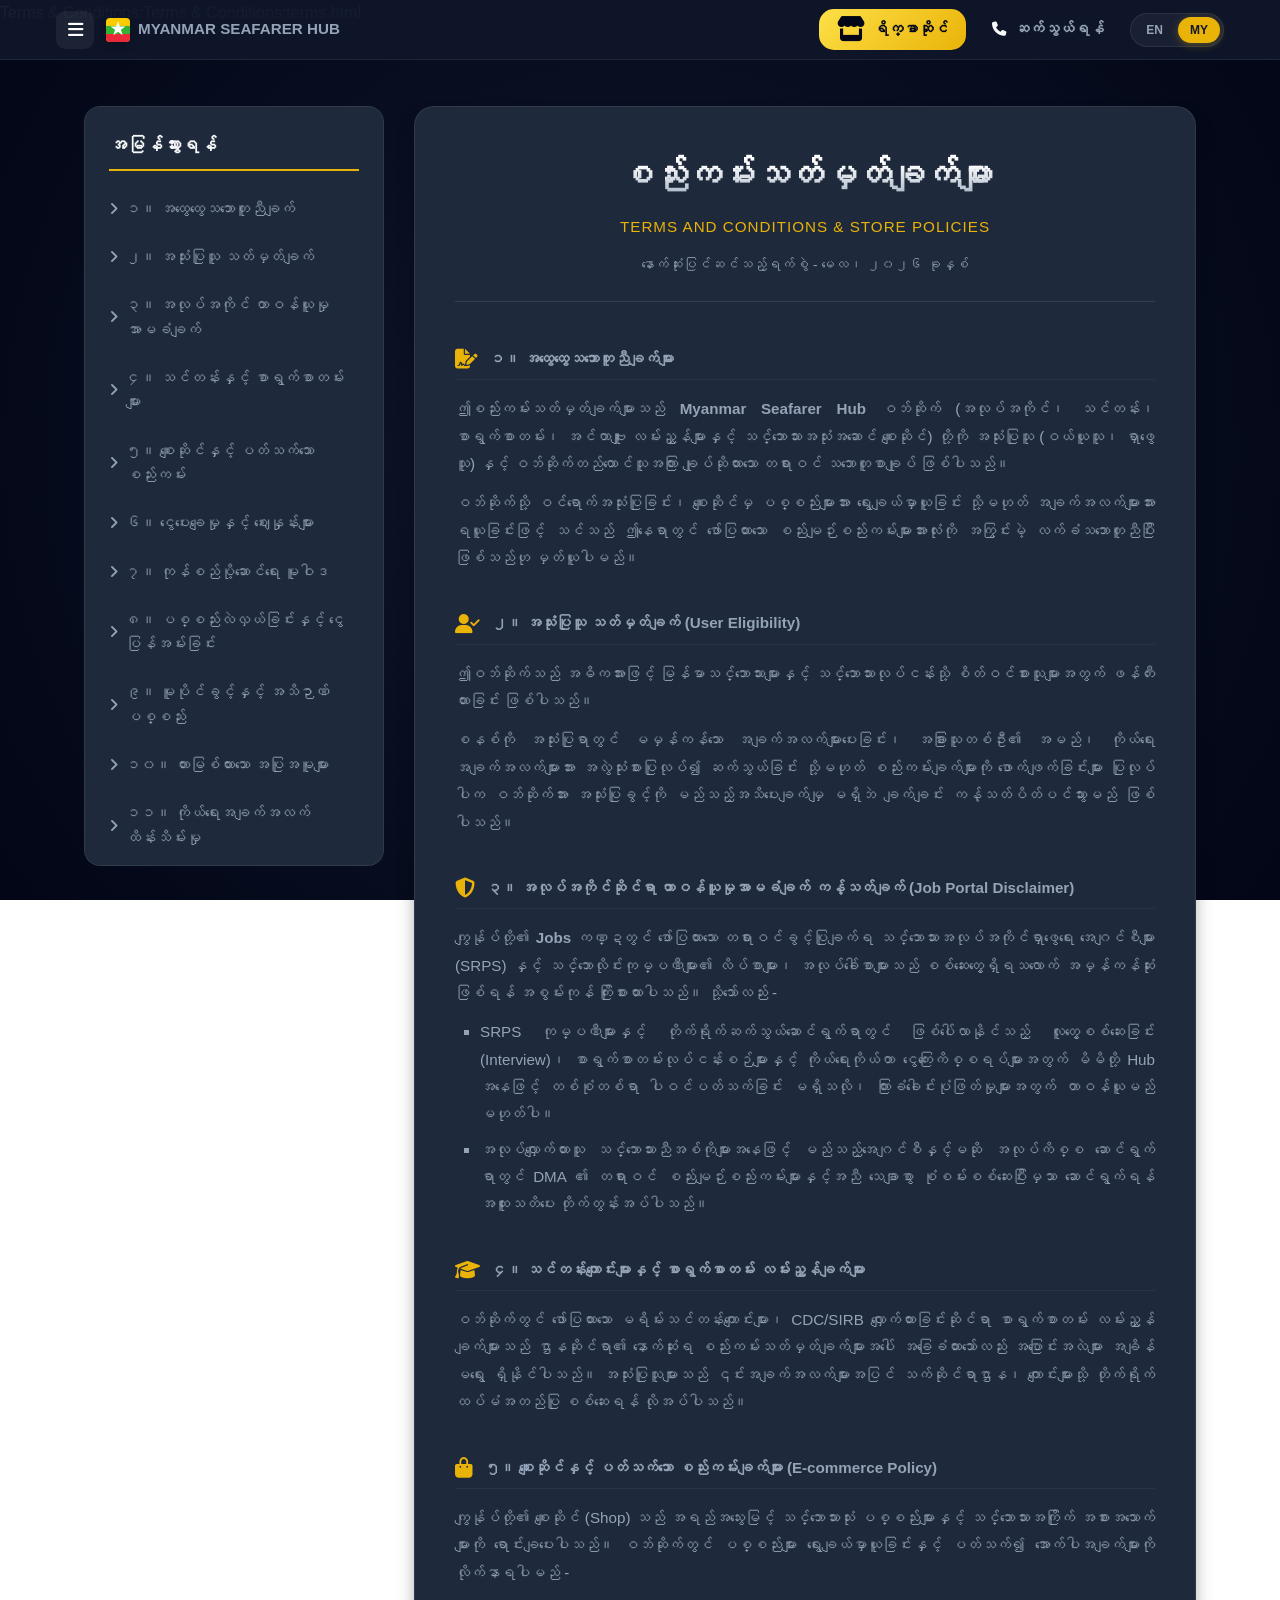
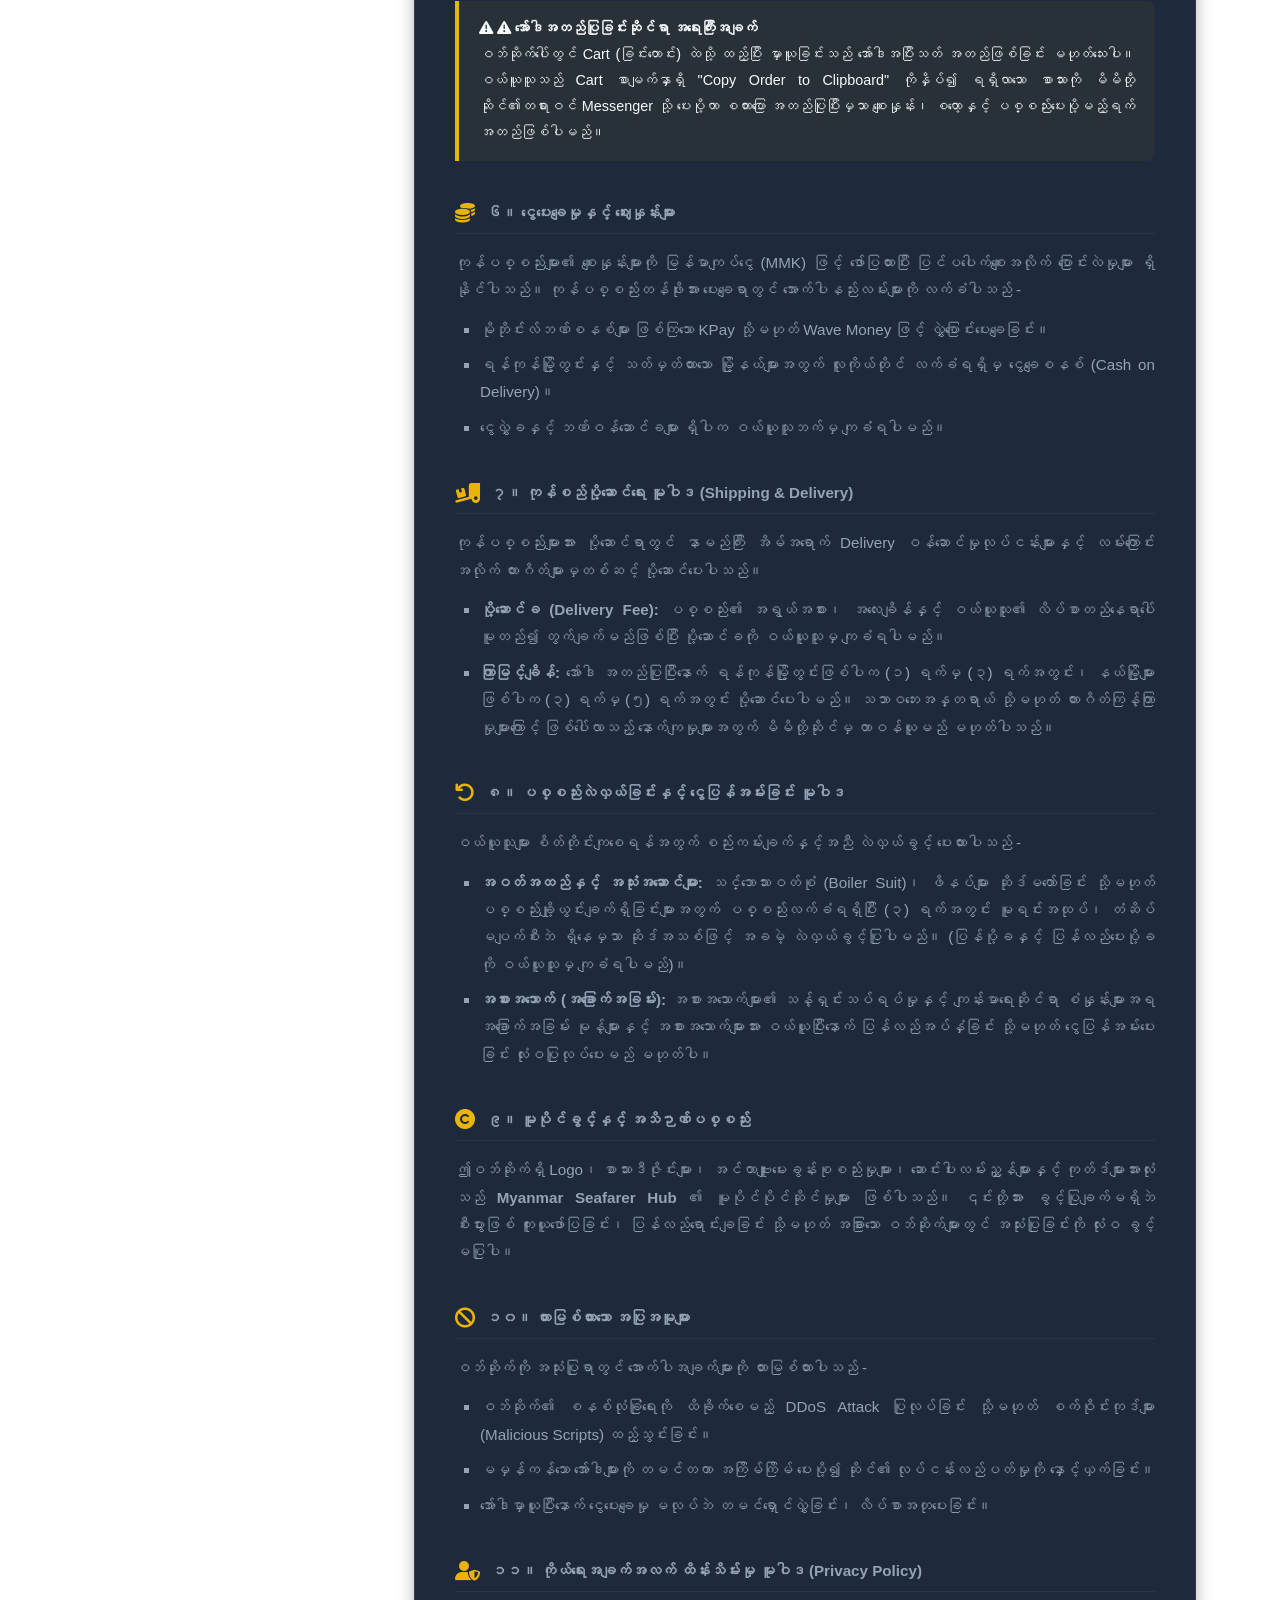
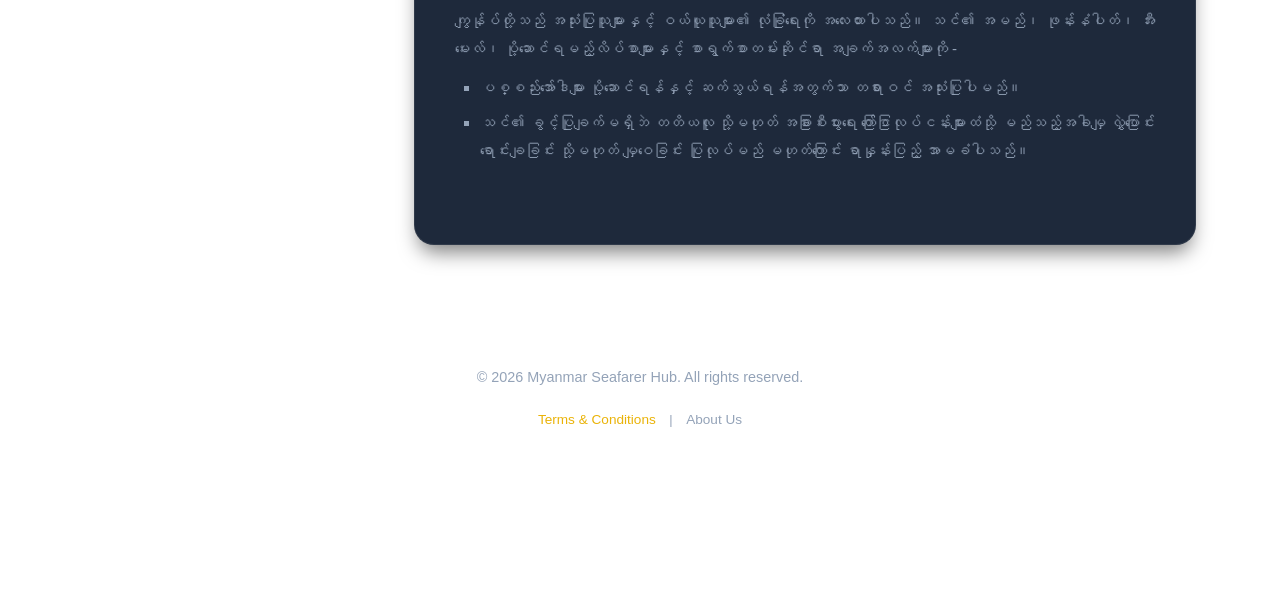
<file: terms.html>
Terms & Conditions:Terms & Conditions:terms.html
<!doctype html>
<html lang="my">
  <head>
    <meta charset="UTF-8" />
    <meta name="viewport" content="width=device-width, initial-scale=1.0" />
    <meta
      name="description"
      content="Myanmar Seafarer Hub - Guide, Documentation and Marine Supply for Myanmar Seafarers."
    />
    <meta
      name="keywords"
      content="Myanmar Seafarer, SIRB, CDC, Marine Shop, Seafarer Hub"
    />
    <title>Terms & Conditions - Myanmar Seafarer Hub</title>
    <!-- Font Awesome 6 Icons -->
    <link
      rel="stylesheet"
      href="https://cdnjs.cloudflare.com/ajax/libs/font-awesome/6.5.1/css/all.min.css"
    />
    <!-- လက်ရှိ Project ထဲက CSS ဖိုင်များကို ချိတ်ဆက်ခြင်း -->
    <link rel="stylesheet" href="main.css" />
    <link rel="stylesheet" href="style.css" />
  </head>
  <body>
    <div class="app-layout">
      <!-- ၁။ Sticky Navigation (မူရင်းအတိုင်း) -->
      <nav id="sticky-nav">
        <div class="nav-container">
          <div class="nav-left">
            <button id="menu-toggle" class="icon-btn">
              <i class="fas fa-bars"></i>
            </button>
            <div class="logo">
              <!-- မြန်မာအလံ SVG -->
              <svg width="24" height="24" viewBox="0 0 32 32">
                <rect width="32" height="32" fill="#FECB00" />
                <rect y="10.6" width="32" height="10.7" fill="#34B233" />
                <rect y="21.3" width="32" height="10.7" fill="#EA2839" />
                <path
                  d="M16 4l2.4 7.3H26l-6.1 4.5 2.3 7.2-6.2-4.7-6.2 4.7 2.3-7.2-6.1-4.5h7.6z"
                  fill="#FFF"
                />
              </svg>
              <span data-i18n="nav-logo">MYANMAR SEAFARER HUB</span>
            </div>
          </div>
          <div class="nav-right">
            <a href="shop.html" class="btn-shop">
              <i class="fas fa-store"></i>
              <span data-i18n="nav-shop">ရိက္ခာဆိုင်</span>
            </a>
            <a
              href="index.html#contact"
              class="nav-link desktop-only"
              data-i18n="nav-contact"
            >
              <i class="fas fa-phone"></i><span>ဆက်သွယ်ရန်</span>
            </a>

            <!-- Integrated Navigation Language Switcher (အပေါ် Nav bar တန်းထဲသို့ ထည့်သွင်းထားခြင်း) -->
            <div class="nav-lang-bar">
              <button data-lang="en">EN</button>
              <button data-lang="my" class="active">MY</button>
            </div>
          </div>
        </div>
      </nav>

      <!-- ၂။ Sidebar Navigation -->
      <aside id="sidebar">
        <div class="sidebar-header">
          <h3 data-i18n="cat-title">ကဏ္ဍများ</h3>
        </div>
        <ul class="categories-list">
          <li>
            <a href="index.html"
              ><i class="fas fa-home"></i>
              <span data-i18n="nav-home">ပင်မ</span></a
            >
          </li>
          <li>
            <a href="shop.html"
              ><i class="fas fa-store"></i>
              <span data-i18n="cat-shop">ရိက္ခာဆိုင်</span></a
            >
          </li>
          <li>
            <a href="docs.html"
              ><i class="fas fa-file-alt"></i>
              <span data-i18n="cat-docs">စာရွက်စာတမ်းများ</span></a
            >
          </li>
          <li>
            <a href="insight.html">
              <i class="fas fa-book-reader"></i>
              <span data-i18n="cat-insight">ပင်လယ်ပြင်ဗဟုသုတ</span>
            </a>
          </li>
          <li>
            <a href="training.html"
              ><i class="fas fa-graduation-cap"></i>
              <span data-i18n="cat-training">သင်တန်းများ</span></a
            >
          </li>
        </ul>
      </aside>

      <div class="overlay" id="overlay"></div>

      <!-- Main Contents -->
      <main class="main-content">
        <div class="terms-wrapper">
          <!-- ဘယ်ဘက် Sidebar Table of Contents (အမြန်သွားရန်) -->
          <aside class="terms-sidebar">
            <h4 data-i18n="terms-quick-nav">အမြန်သွားရန်</h4>
            <div class="terms-sidebar-menu">
              <a href="#agreement"
                ><i class="fas fa-angle-right"></i>
                <span data-i18n="terms-nav-1">၁။ အထွေထွေသဘောတူညီချက်</span></a
              >
              <a href="#eligibility"
                ><i class="fas fa-angle-right"></i>
                <span data-i18n="terms-nav-2"
                  >၂။ အသုံးပြုသူ သတ်မှတ်ချက်</span
                ></a
              >
              <a href="#disclaimer"
                ><i class="fas fa-angle-right"></i>
                <span data-i18n="terms-nav-3"
                  >၃။ အလုပ်အကိုင် တာဝန်ယူမှုအာမခံချက်</span
                ></a
              >
              <a href="#services"
                ><i class="fas fa-angle-right"></i>
                <span data-i18n="terms-nav-4"
                  >၄။ သင်တန်းနှင့် စာရွက်စာတမ်းများ</span
                ></a
              >
              <a href="#ecom"
                ><i class="fas fa-angle-right"></i>
                <span data-i18n="terms-nav-5"
                  >၅။ စျေးဆိုင်နှင့် ပတ်သက်သော စည်းကမ်း</span
                ></a
              >
              <a href="#payments"
                ><i class="fas fa-angle-right"></i>
                <span data-i18n="terms-nav-6"
                  >၆။ ငွေပေးချေမှုနှင့် ဈေးနှုန်းများ</span
                ></a
              >
              <a href="#shipping"
                ><i class="fas fa-angle-right"></i>
                <span data-i18n="terms-nav-7"
                  >၇။ ကုန်စည်ပို့ဆောင်ရေး မူဝါဒ</span
                ></a
              >
              <a href="#returns"
                ><i class="fas fa-angle-right"></i>
                <span data-i18n="terms-nav-8"
                  >၈။ ပစ္စည်းလဲလှယ်ခြင်းနှင့် ငွေပြန်အမ်းခြင်း</span
                ></a
              >
              <a href="#copyright"
                ><i class="fas fa-angle-right"></i>
                <span data-i18n="terms-nav-9"
                  >၉။ မူပိုင်ခွင့်နှင့် အသိဉာဏ်ပစ္စည်း</span
                ></a
              >
              <a href="#prohibited"
                ><i class="fas fa-angle-right"></i>
                <span data-i18n="terms-nav-10"
                  >၁၀။ တားမြစ်ထားသော အပြုအမူများ</span
                ></a
              >
              <a href="#privacy"
                ><i class="fas fa-angle-right"></i>
                <span data-i18n="terms-nav-11"
                  >၁၁။ ကိုယ်ရေးအချက်အလက် ထိန်းသိမ်းမှု</span
                ></a
              >
            </div>
          </aside>

          <!-- ညာဘက် အသေးစိတ်အချက်အလက်များ -->
          <div class="terms-content-area">
            <div class="terms-header-block">
              <h1 data-i18n="terms-header-title">စည်းကမ်းသတ်မှတ်ချက်များ</h1>
              <p data-i18n="terms-header-subtitle">
                Terms and Conditions &amp; Store Policies
              </p>
              <div
                style="
                  font-size: 0.85rem;
                  color: var(--text-dim);
                  margin-top: 15px;
                "
                data-i18n="terms-last-updated"
              >
                နောက်ဆုံးပြင်ဆင်သည့်ရက်စွဲ - မေလ၊ ၂၀၂၆ ခုနှစ်
              </div>
            </div>

            <!-- အချက် ၁ -->
            <section class="term-clause" id="agreement">
              <div class="term-clause-title">
                <i class="fas fa-file-signature"></i>
                <span data-i18n="terms-c1-title"
                  >၁။ အထွေထွေသဘောတူညီချက်များ</span
                >
              </div>
              <div class="term-clause-text">
                <p data-i18n="terms-c1-p1">
                  ဤစည်းကမ်းသတ်မှတ်ချက်များသည်
                  <strong>Myanmar Seafarer Hub</strong> ဝဘ်ဆိုက် (အလုပ်အကိုင်၊
                  သင်တန်း၊ စာရွက်စာတမ်း၊ အင်တာဗျူး လမ်းညွှန်များနှင့်
                  သင်္ဘောသားအသုံးအဆောင် စျေးဆိုင်) တို့ကို အသုံးပြုသူ (ဝယ်ယူသူ၊
                  ရှာဖွေသူ) နှင့် ဝဘ်ဆိုက်တည်ထောင်သူအကြား ချုပ်ဆိုထားသော တရားဝင်
                  သဘောတူစာချုပ် ဖြစ်ပါသည်။
                </p>
                <p data-i18n="terms-c1-p2">
                  ဝဘ်ဆိုက်သို့ ဝင်ရောက်အသုံးပြုခြင်း၊ စျေးဆိုင်မှ ပစ္စည်းများအား
                  ရွေးချယ်မှာယူခြင်း သို့မဟုတ် အချက်အလက်များအား ရယူခြင်းဖြင့်
                  သင်သည် ဤနေရာတွင် ဖော်ပြထားသော စည်းမျဉ်းစည်းကမ်းများအားလုံးကို
                  အကြွင်းမဲ့ လက်ခံသဘောတူညီပြီး ဖြစ်သည်ဟု မှတ်ယူပါမည်။
                </p>
              </div>
            </section>

            <!-- အချက် ၂ -->
            <section class="term-clause" id="eligibility">
              <div class="term-clause-title">
                <i class="fas fa-user-check"></i>
                <span data-i18n="terms-c2-title"
                  >၂။ အသုံးပြုသူ သတ်မှတ်ချက် (User Eligibility)</span
                >
              </div>
              <div class="term-clause-text">
                <p data-i18n="terms-c2-p1">
                  ဤဝဘ်ဆိုက်သည် အဓိကအားဖြင့် မြန်မာသင်္ဘောသားများနှင့်
                  သင်္ဘောသားလုပ်ငန်းသို့ စိတ်ဝင်စားသူများအတွက် ဖန်တီးထားခြင်း
                  ဖြစ်ပါသည်။
                </p>
                <p data-i18n="terms-c2-p2">
                  စနစ်ကို အသုံးပြုရာတွင် မမှန်ကန်သော အချက်အလက်များပေးခြင်း၊
                  အခြားသူတစ်ဦး၏ အမည်၊ ကိုယ်ရေးအချက်အလက်များအား
                  အလွဲသုံးစားပြုလုပ်၍ ဆက်သွယ်ခြင်း သို့မဟုတ် စည်းကမ်းချက်များကို
                  ဖောက်ဖျက်ခြင်းများ ပြုလုပ်ပါက ဝဘ်ဆိုက်အား အသုံးပြုခွင့်ကို
                  မည်သည့်အသိပေးချက်မျှ မရှိဘဲ ချက်ချင်း ကန့်သတ်ပိတ်ပင်သွားမည်
                  ဖြစ်ပါသည်။
                </p>
              </div>
            </section>

            <!-- အချက် ၃ -->
            <section class="term-clause" id="disclaimer">
              <div class="term-clause-title">
                <i class="fas fa-shield-alt"></i>
                <span data-i18n="terms-c3-title"
                  >၃။ အလုပ်အကိုင်ဆိုင်ရာ တာဝန်ယူမှုအာမခံချက် ကန့်သတ်ချက် (Job
                  Portal Disclaimer)</span
                >
              </div>
              <div class="term-clause-text">
                <p data-i18n="terms-c3-p1">
                  ကျွန်ုပ်တို့၏ <strong>Jobs</strong> ကဏ္ဍတွင် ဖော်ပြထားသော
                  တရားဝင်ခွင့်ပြုချက်ရ သင်္ဘောသားအလုပ်အကိုင်ရှာဖွေရေး
                  အေဂျင်စီများ (SRPS) နှင့် သင်္ဘောလိုင်းကုမ္ပဏီများ၏
                  လိပ်စာများ၊ အလုပ်ခေါ်စာများသည် စစ်ဆေးတွေ့ရှိရသလောက်
                  အမှန်ကန်ဆုံးဖြစ်ရန် အစွမ်းကုန် ကြိုးစားထားပါသည်။ သို့သော်လည်း
                  -
                </p>
                <ul>
                  <li data-i18n="terms-c3-li1">
                    SRPS ကုမ္ပဏီများနှင့် တိုက်ရိုက်ဆက်သွယ်ဆောင်ရွက်ရာတွင်
                    ဖြစ်ပေါ်လာနိုင်သည့် လူတွေ့စစ်ဆေးခြင်း (Interview)၊
                    စာရွက်စာတမ်းလုပ်ငန်းစဉ်များနှင့် ကိုယ်ရေးကိုယ်တာ
                    ငွေကြေးကိစ္စရပ်များအတွက် မိမိတို့ Hub အနေဖြင့် တစ်စုံတစ်ရာ
                    ပါဝင်ပတ်သက်ခြင်း မရှိသလို၊ ကြားခံခေါင်းပုံဖြတ်မှုများအတွက်
                    တာဝန်ယူမည် မဟုတ်ပါ။
                  </li>
                  <li data-i18n="terms-c3-li2">
                    အလုပ်လျှောက်ထားသူ သင်္ဘောသားညီအစ်ကိုများအနေဖြင့်
                    မည်သည့်အေဂျင်စီနှင့်မဆို အလုပ်ကိစ္စ ဆောင်ရွက်ရာတွင် DMA ၏
                    တရားဝင် စည်းမျဉ်းစည်းကမ်းများနှင့်အညီ သေချာစွာ
                    စုံစမ်းစစ်ဆေးပြီးမှသာ ဆောင်ရွက်ရန် အထူးသတိပေး
                    တိုက်တွန်းအပ်ပါသည်။
                  </li>
                </ul>
              </div>
            </section>

            <!-- အချက် ၄ -->
            <section class="term-clause" id="services">
              <div class="term-clause-title">
                <i class="fas fa-graduation-cap"></i>
                <span data-i18n="terms-c4-title"
                  >၄။ သင်တန်းကျောင်းများနှင့် စာရွက်စာတမ်း
                  လမ်းညွှန်ချက်များ</span
                >
              </div>
              <div class="term-clause-text">
                <p data-i18n="terms-c4-p1">
                  ဝဘ်ဆိုက်တွင် ဖော်ပြထားသော မရိမ်းသင်တန်းကျောင်းများ၊ CDC/SIRB
                  လျှောက်ထားခြင်းဆိုင်ရာ စာရွက်စာတမ်း လမ်းညွှန်ချက်များသည်
                  ဌာနဆိုင်ရာ၏ နောက်ဆုံးရ စည်းကမ်းသတ်မှတ်ချက်များအပေါ်
                  အခြေခံထားသော်လည်း အပြောင်းအလဲများ အချိန်မရွေး ရှိနိုင်ပါသည်။
                  အသုံးပြုသူများသည် ၎င်းအချက်အလက်များအပြင် သက်ဆိုင်ရာဌာန၊
                  ကျောင်းများသို့ တိုက်ရိုက် ထပ်မံအတည်ပြု စစ်ဆေးရန် လိုအပ်ပါသည်။
                </p>
              </div>
            </section>

            <!-- အချက် ၅ -->
            <section class="term-clause" id="ecom">
              <div class="term-clause-title">
                <i class="fas fa-shopping-bag"></i>
                <span data-i18n="terms-c5-title"
                  >၅။ စျေးဆိုင်နှင့် ပတ်သက်သော စည်းကမ်းချက်များ (E-commerce
                  Policy)</span
                >
              </div>
              <div class="term-clause-text">
                <p
                  style="color: var(--text-dim); line-height: 1.8"
                  data-i18n="terms-c5-p1"
                >
                  ကျွန်ုပ်တို့၏ စျေးဆိုင် (Shop) သည် အရည်အသွေးမြင့်
                  သင်္ဘောသားသုံး ပစ္စည်းများနှင့် သင်္ဘောသားအကြိုက်
                  အစားအသောက်များကို ရောင်းချပေးပါသည်။ ဝဘ်ဆိုက်တွင် ပစ္စည်းများ
                  ရွေးချယ်မှာယူခြင်းနှင့် ပတ်သက်၍ အောက်ပါအချက်များကို
                  လိုက်နာရပါမည် -
                </p>
                <div class="highlight-info-box" data-i18n="terms-c5-box">
                  <i class="fas fa-exclamation-triangle"></i>
                  <strong>အော်ဒါအတည်ပြုခြင်းဆိုင်ရာ အရေးကြီးအချက်</strong><br />
                  ဝဘ်ဆိုက်ပေါ်တွင် Cart (ခြင်းတောင်း) ထဲသို့ ထည့်ပြီး
                  မှာယူခြင်းသည် အော်ဒါအပြီးသတ် အတည်ဖြစ်ခြင်း မဟုတ်သေးပါ။
                  ဝယ်ယူသူသည် Cart စာမျက်နှာရှိ "Copy Order to Clipboard"
                  ကိုနှိပ်၍ ရရှိလာသော စာသားကို မိမိတို့ ဆိုင်၏တရားဝင် Messenger
                  သို့ ပေးပို့ကာ စကားပြော အတည်ပြုပြီးမှသာ စျေးနှုန်း، စတော့နှင့်
                  ပစ္စည်းပေးပို့မည့်ရက် အတည်ဖြစ်ပါမည်။
                </div>
              </div>
            </section>

            <!-- အချက် ၆ -->
            <section class="term-clause" id="payments">
              <div class="term-clause-title">
                <i class="fas fa-coins"></i>
                <span data-i18n="terms-c6-title"
                  >၆။ ငွေပေးချေမှုနှင့် ဈေးနှုန်းများ</span
                >
              </div>
              <div class="term-clause-text">
                <p data-i18n="terms-c6-p1">
                  ကုန်ပစ္စည်းများ၏ စျေးနှုန်းများကို မြန်မာကျပ်ငွေ (MMK) ဖြင့်
                  ဖော်ပြထားပြီး ပြင်ပပေါက်စျေးအလိုက် ပြောင်းလဲမှုများ
                  ရှိနိုင်ပါသည်။ ကုန်ပစ္စည်းတန်ဖိုးအား ပေးချေရာတွင်
                  အောက်ပါနည်းလမ်းများကို လက်ခံပါသည် -
                </p>
                <ul>
                  <li data-i18n="terms-c6-li1">
                    မိုဘိုင်းလ်ဘဏ်စနစ်များ ဖြစ်ကြသော KPay သို့မဟုတ် Wave Money
                    ဖြင့် လွှဲပြောင်းပေးချေခြင်း။
                  </li>
                  <li data-i18n="terms-c6-li2">
                    ရန်ကုန်မြို့တွင်းနှင့် သတ်မှတ်ထားသော မြို့နယ်များအတွက်
                    လူကိုယ်တိုင် လက်ခံရရှိမှ ငွေချေစနစ် (Cash on Delivery)။
                  </li>
                  <li data-i18n="terms-c6-li3">
                    ငွေလွှဲခနှင့် ဘဏ်ဝန်ဆောင်ခများ ရှိပါက ဝယ်ယူသူဘက်မှ
                    ကျခံရပါမည်။
                  </li>
                </ul>
              </div>
            </section>

            <!-- အချက် ၇ -->
            <section class="term-clause" id="shipping">
              <div class="term-clause-title">
                <i class="fas fa-truck-loading"></i>
                <span data-i18n="terms-c7-title"
                  >၇။ ကုန်စည်ပို့ဆောင်ရေး မူဝါဒ (Shipping &amp; Delivery)</span
                >
              </div>
              <div class="term-clause-text">
                <p data-i18n="terms-c7-p1">
                  ကုန်ပစ္စည်းများအား ပို့ဆောင်ရာတွင် နာမည်ကြီး အိမ်အရောက်
                  Delivery ဝန်ဆောင်မှုလုပ်ငန်းများနှင့် လမ်းကြောင်းအလိုက်
                  ကားဂိတ်များမှတစ်ဆင့် ပို့ဆောင်ပေးပါသည်။
                </p>
                <ul>
                  <li data-i18n="terms-c7-li1">
                    <strong>ပို့ဆောင်ခ (Delivery Fee):</strong> ပစ္စည်း၏
                    အရွယ်အစား၊ အလေးချိန်နှင့် ဝယ်ယူသူ၏ လိပ်စာတည်နေရာပေါ် မူတည်၍
                    တွက်ချက်မည်ဖြစ်ပြီး ပို့ဆောင်ခကို ဝယ်ယူသူမှ ကျခံရပါမည်။
                  </li>
                  <li data-i18n="terms-c7-li2">
                    <strong>ကြာမြင့်ချိန်:</strong> အော်ဒါ အတည်ပြုပြီးနောက်
                    ရန်ကုန်မြို့တွင်းဖြစ်ပါက (၁) ရက်မှ (၃) ရက်အတွင်း၊
                    နယ်မြို့များဖြစ်ပါက (၃) ရက်မှ (၅) ရက်အတွင်း
                    ပို့ဆောင်ပေးပါမည်။ သဘာဝဘေးအန္တရာယ် သို့မဟုတ်
                    ကားဂိတ်ကြန့်ကြာမှုများကြောင့် ဖြစ်ပေါ်လာသည့်
                    နောက်ကျမှုများအတွက် မိမိတို့ဆိုင်မှ တာဝန်ယူမည် မဟုတ်ပါသည်။
                  </li>
                </ul>
              </div>
            </section>

            <!-- အချက် ၈ -->
            <section class="term-clause" id="returns">
              <div class="term-clause-title">
                <i class="fas fa-undo"></i>
                <span data-i18n="terms-c8-title"
                  >၈။ ပစ္စည်းလဲလှယ်ခြင်းနှင့် ငွေပြန်အမ်းခြင်း မူဝါဒ</span
                >
              </div>
              <div class="term-clause-text">
                <p data-i18n="terms-c8-p1">
                  ဝယ်ယူသူများ စိတ်တိုင်းကျစေရန်အတွက် စည်းကမ်းချက်နှင့်အညီ
                  လဲလှယ်ခွင့် ပေးထားပါသည် -
                </p>
                <ul>
                  <li data-i18n="terms-c8-li1">
                    <strong>အဝတ်အထည်နှင့် အသုံးအဆောင်များ:</strong>
                    သင်္ဘောသားဝတ်စုံ (Boiler Suit)၊ ဖိနပ်များ ဆိုဒ်မတော်ခြင်း
                    သို့မဟုတ် ပစ္စည်းချို့ယွင်းချက်ရှိခြင်းများအတွက်
                    ပစ္စည်းလက်ခံရရှိပြီး (၃) ရက်အတွင်း မူရင်းအထုပ်၊
                    တံဆိပ်မပျက်စီးဘဲ ရှိနေမှသာ ဆိုဒ်အသစ်ဖြင့် အခမဲ့
                    လဲလှယ်ခွင့်ပြုပါမည်။ (ပြန်ပို့ခနှင့် ပြန်လည်ပေးပို့ခကို
                    ဝယ်ယူသူမှ ကျခံရပါမည်)။
                  </li>
                  <li data-i18n="terms-c8-li2">
                    <strong>အစားအသောက် (အခြောက်အခြမ်း):</strong> အစားအသောက်များ၏
                    သန့်ရှင်းသပ်ရပ်မှုနှင့် ကျန်းမာရေးဆိုင်ရာ စံနှုန်းများအရ
                    အခြောက်အခြမ်း မုန့်များနှင့် အစားအသောက်များအား
                    ဝယ်ယူပြီးနောက် ပြန်လည်အပ်နှံခြင်း သို့မဟုတ်
                    ငွေပြန်အမ်းပေးခြင်း လုံးဝပြုလုပ်ပေးမည် မဟုတ်ပါ။
                  </li>
                </ul>
              </div>
            </section>

            <!-- အချက် ၉ -->
            <section class="term-clause" id="copyright">
              <div class="term-clause-title">
                <i class="fas fa-copyright"></i>
                <span data-i18n="terms-c9-title"
                  >၉။ မူပိုင်ခွင့်နှင့် အသိဉာဏ်ပစ္စည်း</span
                >
              </div>
              <div class="term-clause-text">
                <p data-i18n="terms-c9-p1">
                  ဤဝဘ်ဆိုက်ရှိ Logo၊ စာသားဒီဇိုင်းများ၊
                  အင်တာဗျူးမေးခွန်းစုစည်းမှုများ၊ ဆောင်းပါးလမ်းညွှန်များနှင့်
                  ကုတ်ဒ်များအားလုံးသည် <strong>Myanmar Seafarer Hub</strong> ၏
                  မူပိုင်ပိုင်ဆိုင်မှုများ ဖြစ်ပါသည်။ ၎င်းတို့အား
                  ခွင့်ပြုချက်မရှိဘဲ စီးပွားဖြစ် ကူးယူဖော်ပြခြင်း၊
                  ပြန်လည်ရောင်းချခြင်း သို့မဟုတ် အခြားသော ဝဘ်ဆိုက်များတွင်
                  အသုံးပြုခြင်းကို လုံးဝ ခွင့်မပြုပါ။
                </p>
              </div>
            </section>

            <!-- အချက် ၁၀ -->
            <section class="term-clause" id="prohibited">
              <div class="term-clause-title">
                <i class="fas fa-ban"></i>
                <span data-i18n="terms-c10-title"
                  >၁၀။ တားမြစ်ထားသော အပြုအမူများ</span
                >
              </div>
              <div class="term-clause-text">
                <p data-i18n="terms-c10-p1">
                  ဝဘ်ဆိုက်ကို အသုံးပြုရာတွင် အောက်ပါအချက်များကို တားမြစ်ထားပါသည်
                  -
                </p>
                <ul>
                  <li data-i18n="terms-c10-li1">
                    ဝဘ်ဆိုက်၏ စနစ်လုံခြုံရေးကို ထိခိုက်စေမည့် DDoS Attack
                    ပြုလုပ်ခြင်း သို့မဟုတ် စက်ဝိုင်းကုဒ်များ (Malicious Scripts)
                    ထည့်သွင်းခြင်း။
                  </li>
                  <li data-i18n="terms-c10-li2">
                    မမှန်ကန်သော အော်ဒါများကို တမင်တကာ အကြိမ်ကြိမ် ပေးပို့၍
                    ဆိုင်၏ လုပ်ငန်းလည်ပတ်မှုကို နှောင့်ယှက်ခြင်း။
                  </li>
                  <li data-i18n="terms-c10-li3">
                    အော်ဒါမှာယူပြီးနောက် ငွေပေးချေမှု မလုပ်ဘဲ
                    တမင်ရှောင်လွှဲခြင်း، လိပ်စာအတုပေးခြင်း။
                  </li>
                </ul>
              </div>
            </section>

            <!-- အချက် ၁၁ -->
            <section class="term-clause" id="privacy">
              <div class="term-clause-title">
                <i class="fas fa-user-shield"></i>
                <span data-i18n="terms-c11-title"
                  >၁၁။ ကိုယ်ရေးအချက်အလက် ထိန်းသိမ်းမှု မူဝါဒ (Privacy
                  Policy)</span
                >
              </div>
              <div class="term-clause-text">
                <p data-i18n="terms-c11-p1">
                  ကျွန်ုပ်တို့သည် အသုံးပြုသူများနှင့် ဝယ်ယူသူများ၏ လုံခြုံရေးကို
                  အလေးထားပါသည်။ သင်၏ အမည်၊ ဖုန်းနံပါတ်၊ အီးမေးလ်၊
                  ပို့ဆောင်ရမည့်လိပ်စာများနှင့် စာရွက်စာတမ်းဆိုင်ရာ
                  အချက်အလက်များကို -
                </p>
                <ul>
                  <li data-i18n="terms-c11-li1">
                    ပစ္စည်းအော်ဒါများ ပို့ဆောင်ရန်နှင့် ဆက်သွယ်ရန်အတွက်သာ
                    တရားဝင် အသုံးပြုပါမည်။
                  </li>
                  <li data-i18n="terms-c11-li2">
                    သင်၏ ခွင့်ပြုချက်မရှိဘဲ တတိယလူ သို့မဟုတ် အခြားစီးပွားရေး
                    ကြော်ငြာလုပ်ငန်းများထံသို့ မည်သည့်အခါမျှ
                    လွှဲပြောင်းရောင်းချခြင်း သို့မဟုတ် မျှဝေခြင်း ပြုလုပ်မည်
                    မဟုတ်ကြောင်း ရာနှုန်းပြည့် အာမခံပါသည်။
                  </li>
                </ul>
              </div>
            </section>
          </div>
        </div>

        <!-- Copyright Section -->
        <footer>
          <div
            class="footer-bottom"
            style="
              display: flex;
              flex-direction: column;
              align-items: center;
              gap: 10px;
            "
          >
            <div class="copyright-text">
              &copy; 2026 Myanmar Seafarer Hub. All rights reserved.
            </div>
            <div class="dev-tag">
              <a
                href="terms.html"
                onclick="
                  openTermsModal();
                  return false;
                "
                style="
                  color: var(--accent);
                  text-decoration: none;
                  font-size: 0.85rem;
                  margin: 0 10px;
                "
                >Terms & Conditions</a
              >
              |
              <a
                href="index.html#about"
                style="
                  color: var(--text-dim);
                  text-decoration: none;
                  font-size: 0.85rem;
                  margin: 0 10px;
                "
                >About Us</a
              >
            </div>
          </div>
        </footer>
      </main>
    </div>

    <!-- Mobile Bottom Navigation Bar -->
    <div id="mobile-bottom-nav" class="mobile-only">
      <div class="bottom-nav-item">
        <a href="index.html">
          <i class="fas fa-home"></i>
          <span data-i18n="nav-home">ပင်မ</span>
        </a>
      </div>
      <div class="bottom-nav-item">
        <button id="mobile-cat-toggle" class="nav-btn">
          <i class="fas fa-list"></i>
          <span data-i18n="nav-cat">ကဏ္ဍ</span>
        </button>
      </div>
      <div class="bottom-nav-item">
        <a href="shop.html">
          <i class="fas fa-store"></i>
          <span data-i18n="cat-shop">စျေးဆိုင်</span>
        </a>
      </div>
    </div>

    <!-- မူရင်း script.js နှင့် language.js ကိုပါ ချိတ်ဆက်ပေးလိုက်ပါသည် -->
    <script src="script.js"></script>
    <script src="language.js"></script>
  </body>
</html>
</file>
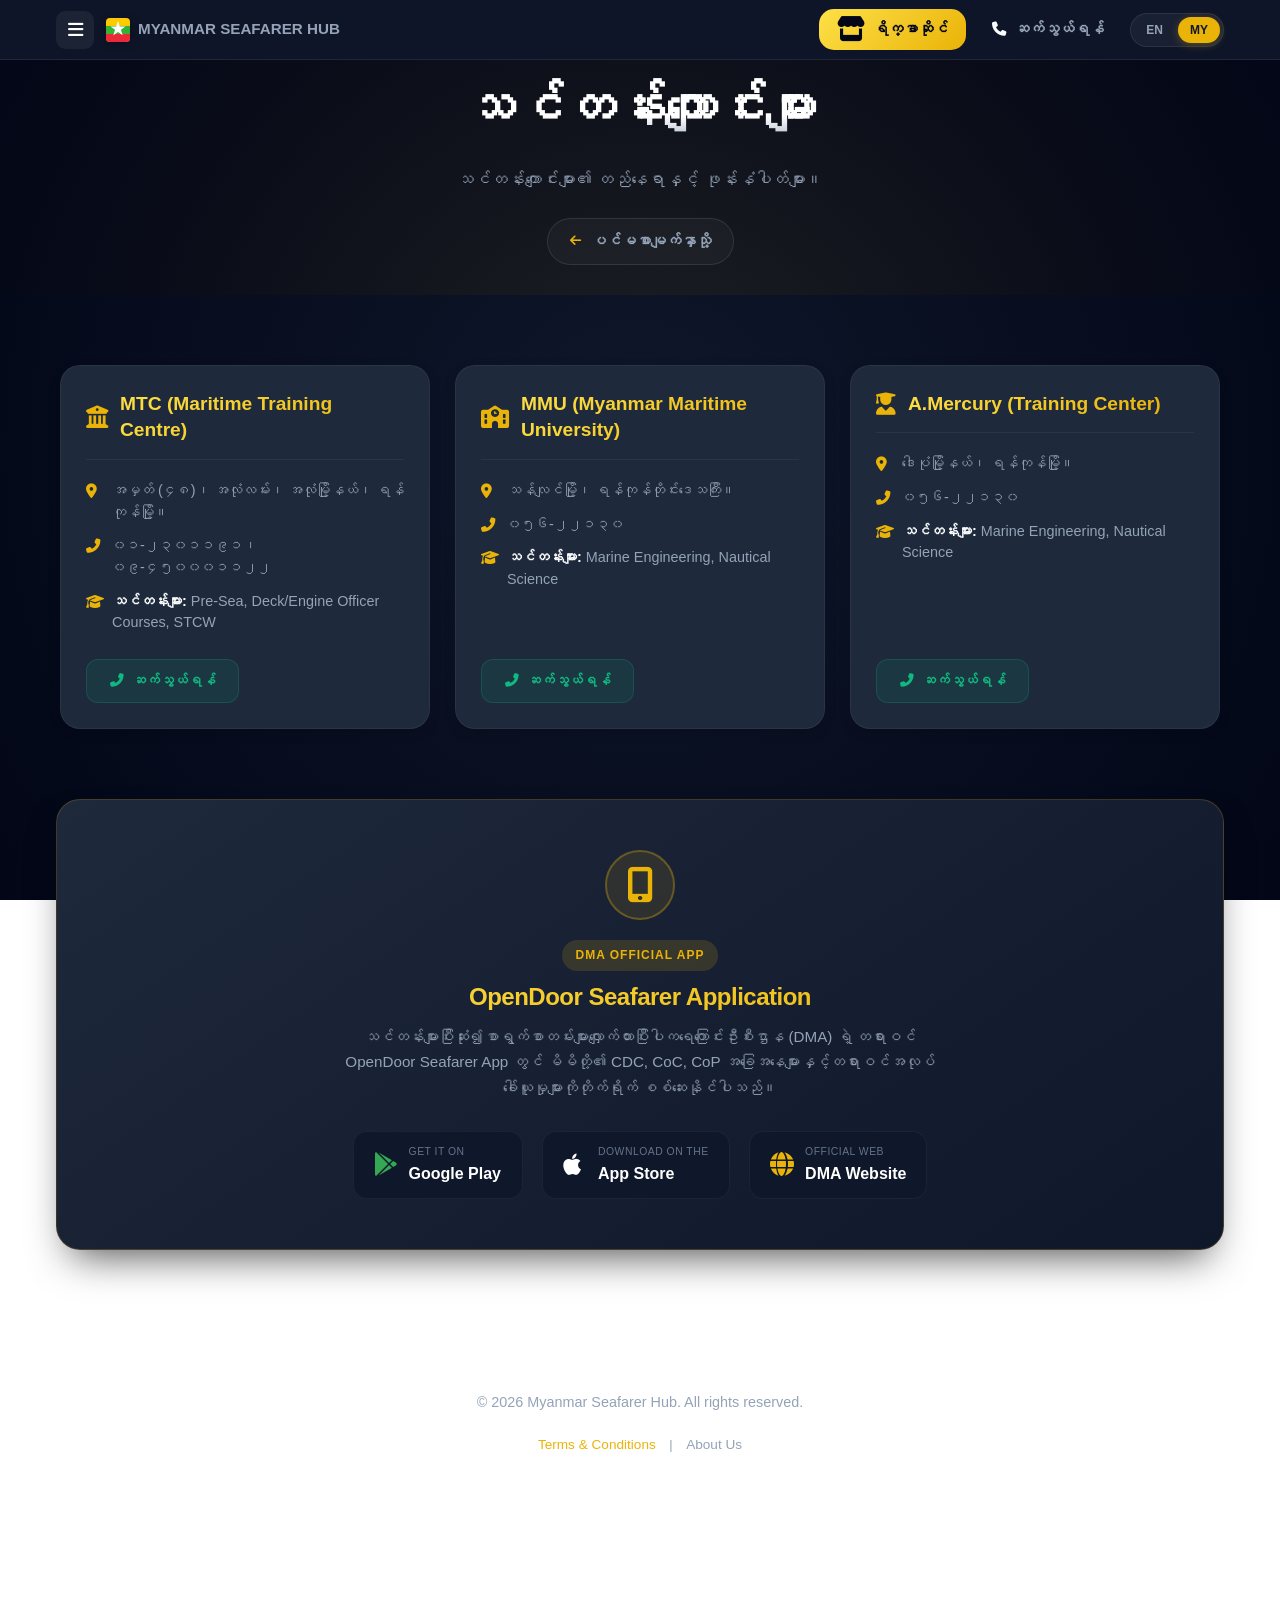
<file: training.html>
<!doctype html>
<html lang="my">
  <head>
    <meta charset="UTF-8" />
    <meta name="viewport" content="width=device-width, initial-scale=1.0" />
    <meta
      name="description"
      content="Myanmar Seafarer Hub - Guide, Documentation and Marine Supply for Myanmar Seafarers."
    />
    <meta
      name="keywords"
      content="Myanmar Seafarer, SIRB, CDC, Marine Shop, Seafarer Hub"
    />
    <title>Training Schools - Myanmar Seafarer Hub</title>
    <link
      rel="stylesheet"
      href="https://cdnjs.cloudflare.com/ajax/libs/font-awesome/6.4.0/css/all.min.css"
    />
    <link rel="stylesheet" href="main.css" />
    <link rel="stylesheet" href="style.css" />
  </head>
  <body>
    <div class="app-layout">
      <!-- Sticky Navigation -->
      <nav id="sticky-nav">
        <div class="nav-container">
          <div class="nav-left">
            <button id="menu-toggle" class="icon-btn">
              <i class="fas fa-bars"></i>
            </button>
            <div class="logo">
              <svg width="24" height="24" viewBox="0 0 32 32">
                <rect width="32" height="32" fill="#FECB00" />
                <rect y="10.6" width="32" height="10.7" fill="#34B233" />
                <rect y="21.3" width="32" height="10.7" fill="#EA2839" />
                <path
                  d="M16 4l2.4 7.3H26l-6.1 4.5 2.3 7.2L16 18.5l-6.2 4.5 2.3-7.2-6.1-4.5h7.6z"
                  fill="#FFF"
                />
              </svg>
              <span data-i18n="nav-logo">SEAFARER HUB</span>
            </div>
          </div>
          <div class="nav-right">
            <a href="shop.html" class="btn-shop">
              <i class="fas fa-store"></i>
              <span data-i18n="nav-shop">ရိက္ခာဆိုင်</span>
            </a>
            <a
              href="index.html#contact"
              class="nav-link desktop-only"
              data-i18n="nav-contact"
            >
              <i class="fas fa-phone"></i><span>ဆက်သွယ်ရန်</span>
            </a>

            <!-- Integrated Navigation Language Switcher (အပေါ် Nav bar တန်းထဲသို့ ထည့်သွင်းထားခြင်း) -->
            <div class="nav-lang-bar">
              <button data-lang="en">EN</button>
              <button data-lang="my" class="active">MY</button>
            </div>
          </div>
        </div>
      </nav>
      <!-- ၂။ Sidebar Drawer -->
      <aside id="sidebar">
        <div class="sidebar-header">
          <h3 data-i18n="cat-title">ကဏ္ဍများ</h3>
        </div>
        <ul class="categories-list">
          <li>
            <a href="index.html"
              ><i class="fas fa-home"></i>
              <span data-i18n="nav-home">ပင်မ</span></a
            >
          </li>
          <li>
            <a href="shop.html"
              ><i class="fas fa-store"></i>
              <span data-i18n="cat-shop">ရိက္ခာဆိုင်</span></a
            >
          </li>
          <li>
            <a href="docs.html"
              ><i class="fas fa-file-alt"></i>
              <span data-i18n="cat-docs">စာရွက်စာတမ်းများ</span></a
            >
          </li>
          <li>
            <a href="insight.html">
              <i class="fas fa-book-reader"></i>
              <span data-i18n="cat-insight">ပင်လယ်ပြင်ဗဟုသုတ</span>
            </a>
          </li>
          <li class="active">
            <a href="training.html"
              ><i class="fas fa-graduation-cap"></i>
              <span data-i18n="cat-training">သင်တန်းများ</span></a
            >
          </li>
        </ul>
      </aside>

      <div id="overlay"></div>

      <main id="content-area">
        <section class="hero">
          <h1 data-i18n="training-page-title">သင်တန်းကျောင်းများ</h1>
          <p data-i18n="training-page-desc">
            သင်တန်းကျောင်းများ၏ တည်နေရာနှင့် ဖုန်းနံပါတ်များ။
          </p>
          <div class="back-link-container">
            <a href="index.html" class="back-link">
              <i class="fas fa-arrow-left"></i>
              <span data-i18n="back-home">ပင်မသို့ ပြန်သွားရန်</span>
            </a>
          </div>
        </section>

        <section class="train-section train-grid-container">
          <article class="school-card">
            <div class="school-info-wrapper">
              <div class="school-name-row">
                <i class="fas fa-university"></i>
                <h2>MTC (Maritime Training Centre)</h2>
              </div>

              <div class="school-details-body">
                <div class="info-item">
                  <i class="fas fa-map-marker-alt"></i>
                  <span>အမှတ် (၄၈)၊ အလုံလမ်း၊ အလုံမြို့နယ်၊ ရန်ကုန်မြို့။</span>
                </div>
                <div class="info-item">
                  <i class="fas fa-phone-alt"></i>
                  <span>၀၁-၂၃၀၁၁၉၁၊ ၀၉-၄၅၀၀၀၁၁၂၂</span>
                </div>
                <div class="info-item">
                  <i class="fas fa-graduation-cap"></i>
                  <span
                    ><b>သင်တန်းများ:</b> Pre-Sea, Deck/Engine Officer Courses,
                    STCW</span
                  >
                </div>
              </div>

              <div class="contact-btn-group">
                <a href="tel:012301191" class="contact-btn btn-call">
                  <i class="fas fa-phone-alt"></i> ဆက်သွယ်ရန်
                </a>
              </div>
            </div>
          </article>

          <article class="school-card">
            <div class="school-info-wrapper">
              <div class="school-name-row">
                <i class="fas fa-school"></i>
                <h2>MMU (Myanmar Maritime University)</h2>
              </div>

              <div class="school-details-body">
                <div class="info-item">
                  <i class="fas fa-map-marker-alt"></i>
                  <span>သန်လျင်မြို့၊ ရန်ကုန်တိုင်းဒေသကြီး။</span>
                </div>
                <div class="info-item">
                  <i class="fas fa-phone-alt"></i>
                  <span>၀၅၆-၂၂၁၃၀</span>
                </div>
                <div class="info-item">
                  <i class="fas fa-graduation-cap"></i>
                  <span
                    ><b>သင်တန်းများ:</b> Marine Engineering, Nautical
                    Science</span
                  >
                </div>
              </div>

              <div class="contact-btn-group">
                <a href="tel:05622130" class="contact-btn btn-call">
                  <i class="fas fa-phone-alt"></i> ဆက်သွယ်ရန်
                </a>
              </div>
            </div>
          </article>

          <article class="school-card">
            <div class="school-info-wrapper">
              <div class="school-name-row">
                <i class="fas fa-user-graduate"></i>
                <h2>A.Mercury (Training Center)</h2>
              </div>

              <div class="school-details-body">
                <div class="info-item">
                  <i class="fas fa-map-marker-alt"></i>
                  <span>ဒေါပုံမြို့နယ်၊ ရန်ကုန်မြို့။</span>
                </div>
                <div class="info-item">
                  <i class="fas fa-phone-alt"></i>
                  <span>၀၅၆-၂၂၁၃၀</span>
                </div>
                <div class="info-item">
                  <i class="fas fa-graduation-cap"></i>
                  <span
                    ><b>သင်တန်းများ:</b> Marine Engineering, Nautical
                    Science</span
                  >
                </div>
              </div>

              <div class="contact-btn-group">
                <a href="tel:05622130" class="contact-btn btn-call">
                  <i class="fas fa-phone-alt"></i> ဆက်သွယ်ရန်
                </a>
              </div>
            </div>
          </article>
        </section>

        <!-- More schools can be added here -->

        <section class="dma-app-section">
          <div class="dma-app-banner">
            <div class="app-banner-icon-wrapper">
              <div class="icon-ripple"></div>
              <i class="fas fa-mobile-alt"></i>
            </div>

            <div class="app-banner-content">
              <span class="badge-dma">DMA Official App</span>
              <h2 data-i18n="dma-app-title">OpenDoor Seafarer Application</h2>
              <p data-i18n="dma-app-desc">
                သင်တန်းများပြီးဆုံး၍စာရွက်စာတမ်းများလျှောက်ထားပြီးပါကရေကြောင်းဦးစီးဌာန
                (DMA) ရဲ့ တရားဝင် OpenDoor Seafarer App တွင် မိမိတို့၏ CDC, CoC,
                CoP အခြေအနေများနှင့်တရားဝင်အလုပ်ခေါ်ယူမှုများကိုတိုက်ရိုက်
                စစ်ဆေးနိုင်ပါသည်။
              </p>
            </div>

            <div class="app-download-buttons">
              <a
                href="https://play.google.com/store/apps/details?id=mm.gov.dma.opendoor"
                target="_blank"
                class="btn-download playstore"
              >
                <div class="btn-download-icon">
                  <i class="fab fa-google-play"></i>
                </div>
                <div class="btn-download-text">
                  <span class="btn-subtext">GET IT ON</span>
                  <span class="btn-maintext">Google Play</span>
                </div>
              </a>

              <a
                href="https://apps.apple.com/mm/app/opendoor-seafarer/id1615418181"
                target="_blank"
                class="btn-download appstore"
              >
                <div class="btn-download-icon">
                  <i class="fab fa-apple"></i>
                </div>
                <div class="btn-download-text">
                  <span class="btn-subtext">Download on the</span>
                  <span class="btn-maintext">App Store</span>
                </div>
              </a>

              <a
                href="http://www.dma.gov.mm"
                target="_blank"
                class="btn-download dma-web"
              >
                <div class="btn-download-icon">
                  <i class="fas fa-globe"></i>
                </div>
                <div class="btn-download-text">
                  <span class="btn-subtext">OFFICIAL WEB</span>
                  <span class="btn-maintext">DMA Website</span>
                </div>
              </a>
            </div>
          </div>
        </section>

        <!-- Copyright Section -->
        <footer>
          <div
            class="footer-bottom"
            style="
              display: flex;
              flex-direction: column;
              align-items: center;
              gap: 10px;
            "
          >
            <div class="copyright-text">
              &copy; 2026 Myanmar Seafarer Hub. All rights reserved.
            </div>
            <div class="dev-tag">
              <a
                href="terms.html"
                onclick="
                  openTermsModal();
                  return false;
                "
                style="
                  color: var(--accent);
                  text-decoration: none;
                  font-size: 0.85rem;
                  margin: 0 10px;
                "
                >Terms & Conditions</a
              >
              |
              <a
                href="index.html#about"
                style="
                  color: var(--text-dim);
                  text-decoration: none;
                  font-size: 0.85rem;
                  margin: 0 10px;
                "
                >About Us</a
              >
            </div>
          </div>
        </footer>
      </main>
    </div>

    <!-- Mobile Bottom Navigation Bar -->
    <div id="mobile-bottom-nav" class="mobile-only">
      <div class="bottom-nav-item">
        <a href="index.html#home">
          <i class="fas fa-home"></i>
          <span data-i18n="nav-home">ပင်မ</span>
        </a>
      </div>
      <div class="bottom-nav-item">
        <button id="mobile-cat-toggle" class="nav-btn">
          <i class="fas fa-list"></i>
          <span data-i18n="nav-cat">ကဏ္ဍ</span>
        </button>
      </div>

      <div class="bottom-nav-item">
        <a href="shop.html#contact">
          <i class="fas fa-store"></i>
          <span data-i18n="nav-shop">စျေးဆိုင်</span>
        </a>
      </div>
    </div>

    <script src="script.js"></script>
    <script src="language.js"></script>
  </body>
</html>
</file>
<file: main.css>
/* --- Color Theory: Deep Maritime Professional (High Contrast Dark Mode) --- */
:root {
  --primary-dark: #0f172a;
  --primary-light: #1e293b;
  --accent: #eab308;
  --accent-hover: #ca8a04;
  --bg-main: #020617;
  --card-bg: #1e293b;
  --text-bright: #f8fafc;
  --text-dim: #94a3b8;
  --white: #ffffff;
  --nav-glass: rgba(15, 23, 42, 0.95);
  --shadow: 0 12px 20px -5px rgba(0, 0, 0, 0.5);
  --transition: all 0.3s cubic-bezier(0.4, 0, 0.2, 1);
  --grad-gold: linear-gradient(135deg, #fde047 0%, #eab308 100%);
  --grad-text: linear-gradient(to bottom, #ffffff 30%, #94a3b8 100%);
  --messenger: #0084ff;
  --sms: #10b981;
  --warning: #ef4444;
}

/* --- Global Reset & Base Typography --- */
* {
  margin: 0;
  padding: 0;
  box-sizing: border-box;
  font-family: "Inter", "Pyidaungsu", sans-serif;
}

html {
  scroll-behavior: smooth;
  -webkit-text-size-adjust: 100%;
  width: 100%;
  overflow-x: hidden;}
  
body {
  /* ပင်လယ်ပြင် အရောင်တောက်တောက် */
  background-color: var(--bg-main); /* အောက်ခံအရောင် အသေထားခြင်း */
  background: radial-gradient(circle at 50% 50%, #0f172a 0%, #020617 100%);
  background-attachment: fixed;
  color: var(--text-bright);
  line-height: 1.6;
  overflow-x: hidden;
  position: relative;
}

/* တစ်သမတ်တည်းဖြစ်သော Typography (Gradient Headings) */
h1,
h2,
h3 {
  font-weight: 800;
  line-height: 1.2;
  margin-bottom: 1.2rem;
  background: var(--grad-text);
  -webkit-background-clip: text;
  -webkit-text-fill-color: transparent;
}

h1 {
  font-size: clamp(2.2rem, 6vw, 3rem);
  letter-spacing: -1px;
}
h2 {
  font-size: clamp(1.8rem, 5vw, 2.4rem);
  background: var(--grad-gold);
  -webkit-background-clip: text;
  -webkit-text-fill-color: transparent;
}
h3 {
  font-size: clamp(1.4rem, 3.5vw, 1.8rem);
}

p,
span,
li,
small {
  color: var(--text-dim);
  font-size: 0.95rem;
}

/* Global Link Styles */
a {
  color: var(--accent);
  text-decoration: none;
  transition: var(--transition);
}

/* --- Layout Structures (Desktop Full Width) --- */
.app-layout {
  display: flex;
  flex-direction: column;
  min-height: 100vh;
  width: 100%;
}

#content-area {
  flex: 1;
  width: 100%;
  padding: 60px 0px 100px;
  margin: 0 auto;
  display: flex;
  flex-direction: column;
}

main {
  padding: 40px 60px;
}

/* --- Overlay Styling --- */
#overlay {
  position: fixed;
  top: 0;
  left: 0;
  width: 100%;
  height: 100%;
  background: rgba(0, 0, 0, 0.7);
  backdrop-filter: blur(4px);
  z-index: 998;
  display: none;
  opacity: 0;
  transition: opacity 0.3s ease;
}

#overlay.active {
  display: block;
  opacity: 1;
}

/* --- Navigation & Header --- */
#sticky-nav {
  position: fixed;
  top: 0;
  left: 0;
  width: 100%;
  height: 60px;
  background: var(--nav-glass);
  backdrop-filter: blur(40px);
  -webkit-backdrop-filter: blur(30px);
  border-bottom: 1px solid rgba(255, 255, 255, 0.08);
  z-index: 1000;
  display: flex;
  align-items: center;
}

.nav-container {
  width: 100%;
  max-width: 1200px;
  margin: 0 auto;
  padding: 0 16px;
  display: flex;
  justify-content: space-between;
  align-items: center;
}

.nav-left {
  display: flex;
  align-items: center;
  gap: 12px;
}

.icon-btn {
  background: rgba(255, 255, 255, 0.06);
  border: none;
  font-size: 1.1rem;
  color: var(--white);
  width: 38px;
  height: 38px;
  border-radius: 25%;
  cursor: pointer;
  transition: var(--transition);
  display: flex;
  align-items: center;
  justify-content: center;
}

.logo {
  display: flex;
  align-items: center;
  gap: 8px;
  font-weight: 700;
  font-size: 0.9rem;
  color: var(--white);
  white-space: nowrap;
}

.logo svg {
  border-radius: 4px;
  box-shadow: 0 2px 8px rgba(0, 0, 0, 0.3);
}

.nav-right {
  display: flex;
  align-items: center;
  gap: 10px;
}

/* --- Display Logic (Desktop default) --- */
.desktop-only {
  display: flex !important;
}
.mobile-only {
  display: none !important;
}

/* --- 🛒 Premium Shop Button --- */
.btn-shop {
  position: relative;
  isolation: isolate;
  overflow: hidden;
  z-index: 1;
  transition: all 0.4s ease;
  background: var(--grad-gold);
  color: var(--bg-main) !important;
  font-size: 25px;
  font-weight: 700;
  padding: 8px 18px;
  border-radius: 15px;
  display: inline-flex;
  align-items: center;
  gap: 8px;
  cursor: pointer;
}

.btn-shop::before {
  content: "";
  position: absolute;
  top: 0;
  left: auto;
  right: 0;
  width: 0;
  height: 100%;
  background: linear-gradient(
    135deg,
    var(--accent) 0%,
    var(--accent-hover) 100%
  );
  transition: width 0.5s cubic-bezier(0.785, 0.135, 0.15, 0.86);
  z-index: -1;
  border-radius: inherit;
  transition: 0.4s;
}

.btn-shop:hover {
  transform: translateY(-2px);
  box-shadow: 0 8px 25px rgba(234, 179, 8, 0.4);
  color: var(--primary-dark) !important;
}

.btn-shop:hover::before {
  width: 100%;
  left: 0;
  right: auto;
}

.btn-shop:active {
  transform: translateY(0);
  box-shadow: 0 3px 10px rgba(234, 179, 8, 0.3);
}

.btn-shop span,
.btn-shop i {
  color: var(--bg-main) !important;
}

/* --- 🔗 Navigation Links --- */
.nav-link {
  color: var(--text-bright);
  font-weight: 600;
  font-size: 0.9rem;
  padding: 8px 16px;
  border-radius: 15px;
  text-decoration: none;
  display: inline-flex;
  align-items: center;
  gap: 8px;
  transition: var(--transition);
  position: relative;
  overflow: hidden;
  z-index: 1;
}

.nav-link::before {
  content: "";
  position: absolute;
  top: 0;
  left: auto;
  right: 0%;
  width: 0;
  height: 100%;
  background: linear-gradient(
    135deg,
    var(--accent) 0%,
    var(--accent-hover) 100%
  );
  transition: width 0.4s cubic-bezier(0.25, 1, 0.5, 1);
  z-index: -1;
  border-radius: inherit;
}

.nav-link:hover {
  color: var(--primary-dark) !important;
  transform: translateY(-2px);
  box-shadow: 0 4px 12px rgba(234, 179, 8, 0.2);
}

.nav-link:hover::before {
  width: 100%;
  left: 0;
  right: auto;
}

.nav-link:hover i {
  color: var(--primary-dark) !important;
}

/* --- 🌐 Integrated Language Switcher (Dropdown / Compact Toggle) --- */
.nav-lang-bar {
  display: flex;
  align-items: center;
  background: rgba(255, 255, 255, 0.05);
  border: 1px solid rgba(255, 255, 255, 0.08);
  border-radius: 50px;
  padding: 3px;
  gap: 3px;
}

.nav-lang-bar button {
  background: transparent;
  border: none;
  color: var(--text-dim);
  padding: 6px 12px;
  border-radius: 50px;
  font-size: 0.75rem;
  font-weight: 800;
  cursor: pointer;
  transition: var(--transition);
  min-height: auto !important; /* Reset body button target height */
}

.nav-lang-bar button.active {
  background: var(--accent);
  color: var(--primary-dark) !important;
  box-shadow: 0 2px 8px rgba(234, 179, 8, 0.3);
}

.nav-lang-bar button:hover:not(.active) {
  color: var(--white);
  background: rgba(255, 255, 255, 0.08);
}

/* --- 🌟 Hero Section --- */
.hero {
  display: flex;
  flex-direction: column;
  justify-content: center;
  align-items: center;
  text-align: center;
  width: 100%;
  min-height: 20vh;
  padding: 10px 24px 20px;
  margin-bottom: 40px;
  background: radial-gradient(
    circle at center,
    rgba(234, 179, 8, 0.08) 0%,
    var(--bg-main) 100%
  );
  background-attachment: fixed;
  position: relative;
}

.hero h1 {
  font-size: clamp(1.8rem, 5vw, 3.2rem);
  font-weight: 800;
  line-height: 1.3;
  max-width: 900px;
  margin-bottom: 20px;
  letter-spacing: -0.01em;
  background: linear-gradient(to bottom, #ffffff 60%, #94a3b8 100%);
  -webkit-background-clip: text;
  -webkit-text-fill-color: transparent;
  padding: 5px 0;
}

.hero p {
  font-size: clamp(1rem, 1.3vw, 1.15rem);
  color: var(--text-dim);
  max-width: 600px;
  line-height: 1.6;
  margin: 0 auto;
}

/* --- 🔙 Back Link Button --- */
.back-link-container {
  width: 100%;
  display: flex;
  justify-content: center;
  margin-top: 25px;
  margin-bottom: 10px;
}

.back-link {
  display: inline-flex;
  align-items: center;
  gap: 10px;
  padding: 10px 22px;
  background: rgba(255, 255, 255, 0.03);
  border: 1px solid rgba(255, 255, 255, 0.1);
  border-radius: 50px;
  color: var(--accent);
  text-decoration: none;
  font-size: 0.9rem;
  font-weight: 600;
  transition: var(--transition);
}

.back-link:hover {
  background: rgba(234, 179, 8, 0.1);
  border-color: var(--accent);
  transform: translateY(-3px);
  box-shadow: 0 5px 15px rgba(234, 179, 8, 0.2);
}

.back-link i {
  font-size: 0.8rem;
}

/* --- 📞 Contact Section (Laptop Mode 3-Columns) --- */
#contact {
  display: flex;
  flex-direction: column;
  align-items: center;
  justify-content: center;
}

.contact-container {
  max-width: 1100px;
  margin: 0 auto;
}

#contact h2 {
  font-size: 1.8rem;
  font-weight: 700;
  color: var(--text-bright);
  text-align: center;
  margin-bottom: 40px;
  position: relative;
}

#contact h2::after {
  content: "";
  position: absolute;
  bottom: -10px;
  left: 50%;
  transform: translateX(-50%);
  width: 45px;
  height: 3px;
  background: var(--accent);
  border-radius: 2px;
}

.contact-grid {
  display: grid;
  grid-template-columns: repeat(3, 1fr);
  gap: 24px;
  width: 100%;
}

.contact-info-item {
  display: flex;
  flex-direction: column;
  align-items: center;
  justify-content: center;
  text-align: center;
  background: var(--card-bg);
  border: 1px solid rgba(255, 255, 255, 0.05);
  border-radius: 20px;
  padding: 35px 24px;
  text-decoration: none;
  position: relative;
  overflow: hidden;
  transition: var(--transition);
  box-shadow: var(--shadow);
}

.contact-icon {
  width: 56px;
  height: 56px;
  border-radius: 50%;
  display: flex;
  align-items: center;
  justify-content: center;
  font-size: 1.4rem;
  margin-bottom: 16px;
  transition: var(--transition);
  box-shadow: 0 8px 16px rgba(0, 0, 0, 0.2);
}

.contact-text-group {
  display: flex;
  flex-direction: column;
  align-items: center;
  justify-content: center;
  gap: 6px;
  width: 100%;
}

.contact-label {
  font-size: 0.75rem;
  color: var(--text-dim);
  text-transform: uppercase;
  letter-spacing: 0.8px;
  font-weight: 500;
}

.contact-value {
  font-size: 1.05rem;
  font-weight: 600;
  color: var(--text-bright);
  word-break: break-all;
  transition: var(--transition);
}

.contact-arrow {
  display: none;
}

.phone-card .contact-icon {
  background: rgba(16, 185, 129, 0.12);
  color: var(--sms);
}
.email-card .contact-icon {
  background: rgba(239, 68, 68, 0.12);
  color: var(--warning);
}
.messenger-card .contact-icon {
  background: rgba(0, 132, 255, 0.12);
  color: var(--messenger);
}

.contact-info-item:hover {
  background: #243249;
  transform: translateY(-5px);
  border-color: rgba(255, 255, 255, 0.12);
  box-shadow: 0 16px 32px -8px rgba(0, 0, 0, 0.6);
}

.contact-info-item:hover .contact-icon {
  transform: scale(1.08);
  box-shadow: 0 0 15px currentColor;
}

.contact-info-item:hover .contact-value {
  color: var(--accent);
}

/* --- 🌐 Sidebar Navigation --- */
#sidebar {
  position: fixed;
  top: 0;
  left: -320px;
  width: 280px;
  height: 100%;
  background: var(--bg-main);
  z-index: 2001;
  transition: var(--transition);
  border-right: 1px solid rgba(255, 255, 255, 0.05);
}

#sidebar.active {
  left: 0;
}
.sidebar-header {
  padding: 25px 20px;
  display: flex;
  justify-content: space-between;
  align-items: center;
}

.categories-list li a {
  color: var(--text-dim);
  font-weight: 500;
  padding: 12px 20px;
  margin: 4px 12px;
  border-radius: 12px;
  display: flex;
  align-items: center;
  gap: 12px;
}

.categories-list li a:hover,
.categories-list li.active a {
  background: rgba(255, 255, 255, 0.05);
  color: var(--accent);
}

/* --- 🌐 Footer Area --- */
.footer-bottom {
  padding: 60px 24px 120px;
  text-align: center;
  border-top: 1px solid rgba(255, 255, 255, 0.05);
  margin-top: 40px;
}

.copyright-text {
  font-size: 0.9rem;
  color: var(--text-dim);
  margin-bottom: 10px;
}

.dev-tag {
  font-size: 0.8rem;
  color: var(--text-dim);
}

/* ==========================================================================
   📱 SECTION 2: MOBILE ONLY STYLES (Responsive Media Queries)
   ========================================================================== */
/* Laptop ကြီးများအတွက် Hero ညှိချက် */
@media (min-width: 1440px) {
  .hero {
    min-height: 35vh;
    margin-bottom: 40px;
  }
  .hero h1 {
    font-size: 3.5rem;
  }
}
@media (max-width: 768px) {
  /* Display Logic Switch */
  .desktop-only {
    display: none !important;
  }
  .mobile-only {
    display: flex !important;
  }

  /* Layout & Main Padding Adjustments */
  main {
    padding: 15px;
    padding-bottom: 100px;
  }

  /* Header & Logo Responsive */
  .logo span {
    font-size: 0.85rem;
  }
  #menu-toggle {
    display: none;
  }

  /* Hero Section Mobile View */
  .hero {
    min-height: 30vh;
    padding: 50px 20px 20px;
    margin-bottom: 20px;
  }
  .hero h1 {
    font-size: 1.7rem;
    line-height: 1.4;
    margin-bottom: 12px;
  }
  .hero p {
    font-size: 0.95rem;
    line-height: 1.5;
  }

  /* Back Link Mobile */
  .back-link-container {
    margin-top: 15px;
  }

  /* Contact Grid Mobile View (1 Column Card Stack) */
  .contact-grid {
    grid-template-columns: 1fr;
    gap: 20px;
  }
  .contact-info-item {
    padding: 30px 20px;
  }
  .btn-shop {
    display: none !important;
  }

  /* --- 📱 Floating Capsule Bottom Navigation --- */
  #mobile-bottom-nav {
    position: fixed;
    bottom: 16px;
    left: 50%;
    transform: translateX(-50%);
    width: calc(100% - 32px);
    max-width: 480px;
    background: rgba(15, 23, 42, 0.85);
    backdrop-filter: blur(16px);
    -webkit-backdrop-filter: blur(16px);
    height: 68px;
    display: flex;
    justify-content: space-around;
    align-items: center;
    border-radius: 24px;
    border: 1px solid rgba(255, 255, 255, 0.08);
    box-shadow: 0 12px 32px -4px rgba(0, 0, 0, 0.7);
    z-index: 10000;
    padding: 0 10px;
    transition: var(--transition);
  }

  .bottom-nav-item {
    flex: 1;
    display: flex;
    justify-content: center;
    align-items: center;
    height: 100%;
  }

  .bottom-nav-item a,
  .bottom-nav-item button {
    display: flex;
    flex-direction: column;
    align-items: center;
    justify-content: center;
    color: var(--text-dim);
    font-size: 0.75rem;
    font-weight: 500;
    background: none;
    border: none;
    gap: 5px;
    width: 100%;
    height: 100%;
    cursor: pointer;
    position: relative;
    transition: var(--transition);
  }

  .bottom-nav-item i {
    font-size: 1.25rem;
    transition: transform 0.3s cubic-bezier(0.4, 0, 0.2, 1);
  }

  .bottom-nav-item.active a,
  .bottom-nav-item.active button {
    color: var(--accent) !important;
    font-weight: 600;
  }

  .bottom-nav-item.active i {
    transform: translateY(-4px) scale(1.1);
  }

  .bottom-nav-item.active a::after,
  .bottom-nav-item.active button::after {
    content: "";
    position: absolute;
    bottom: 6px;
    width: 16px;
    height: 3px;
    background: var(--accent);
    border-radius: 2px;
    box-shadow: 0 0 10px var(--accent);
  }

  .bottom-nav-item a:active i,
  .bottom-nav-item button:active i {
    transform: scale(0.85);
  }
}
</file>
<file: style.css>
/*================================================================
  Index(Home) Page Styles, Services Section (Grid & Cards) ဒီဇိုင်း
==================================================================*/

/*=========== Grid Container - ကွန်ပျူတာမှာ ၃ တန်း၊ တက်ဘလက်မှာ ၂ တန်း၊ ဖုန်းမှာ ၁ တန်း အလိုအလျောက်ချပေးမည့် စနစ် ============*/
.grid-container {
  display: grid;
  grid-template-columns: repeat(auto-fit, minmax(280px, 1fr));
  gap: 24px;
  padding: 40px 20px;
  max-width: 1200px;
  margin: 0 auto;
  width: 100%;
  box-sizing: border-box;
}

/*============ Content Card - ပင်မ ကတ်ဒီဇိုင်း========== */
.content-card {
  background: var(--card-bg);
  border: 1px solid rgba(255, 255, 255, 0.05);
  border-radius: 20px;
  padding: 28px;
  width: 100%;
  display: flex;
  flex-direction: column;
  align-items: flex-start; /* အချက်အလက်များကို ဘယ်ဘက် ကပ်ထားရန် */
  transition: var(--transition);
  box-shadow: 0 4px 10px rgba(0, 0, 0, 0.2);
  position: relative;
}

/*============ Card Icon - ထိပ်ဆုံးက အိုင်ကွန်များ ဒီဇိုင်း============ */
.card-icon {
  font-size: 2.2rem;
  color: var(--accent);
  margin-bottom: 20px;
  filter: drop-shadow(0 0 8px rgba(234, 179, 8, 0.2));
  transition: var(--transition);
}

/*=========== Card Heading (ခေါင်းစဉ်)========== */
.content-card h3 {
  color: var(--text-bright);
  font-size: 1.25rem;
  font-weight: 700;
  margin: 0 0 12px 0;
  line-height: 1.5;
}

/*========Card Description (စာသားအဖျော့)========= */
.content-card p {
  color: var(--text-dim);
  font-size: 0.9rem;
  line-height: 1.6;
  margin: 0 0 24px 0;
  flex-grow: 1; /* 💡 စာသားတိုသည်ဖြစ်စေ၊ ရှည်သည်ဖြစ်စေ ခလုတ်ကို အမြဲတမ်း အောက်ခြေတွင် ညီနေစေရန် တွန်းပေးသည့်စနစ် */
}

/* ============= 💧 Button Fake - Liquid Fill Effect============= */
.btn-fake {
  display: inline-flex;
  align-items: center;
  justify-content: center;
  padding: 12px 24px;
  border-radius: 12px;
  text-decoration: none;
  position: relative; /* 🎯 Before အလွှာကို ထိန်းထားရန် */
  overflow: hidden; /* 🎯 Liquid မစီးဝင်ခင် ဘေးလျှံနေသည်များကို ဖျောက်ရန် */
  z-index: 1; /* 🎯 စာသားများ နောက်ခံအောက် နစ်မသွားစေရန် */
  transition: var(--transition);
  background: var(--grad-gold); /* မူရင်း နောက်ခံအရောင် */
  color: var(--text-dim); /* မူရင်း စာလုံးအရောင် */
}

/* 🌊 ဘယ်ဘက်တွင် အဆင်သင့် ဖျောက်ထားမည့် Liquid အလွှာ */
.btn-fake::before {
  content: "";
  position: absolute;
  top: 0;
  left: auto;
  right: 0%;
  width: 0; /* 🎯 စစချင်းတွင် အကျယ်ကို ၀ (သုည) ပေးထားပြီး ဖျောက်ထားမည် */
  height: 100%;

  /* ကိုစောရဲ့ ရွှေဝါရောင် Gradient ပြကွက် */
  background: linear-gradient(
    135deg,
    var(--accent) 0%,
    var(--accent-hover) 100%
  );

  /* ရေလှိုင်းလို ဖြတ်ခနဲ စီးဝင်သွားစေမည့် Liquid Timing Smooth Transition */
  transition: width 0.5s cubic-bezier(0.785, 0.135, 0.15, 0.86);

  z-index: -1; /* စာသားရဲ့ နောက်ကွယ်သို့ ပို့ထားခြင်း */
  border-radius: inherit; /* ခလုတ်ရဲ့ border-radius ၁၂ အတိုင်း လိုက်ဝိုင်းစေရန် */
}

/* ⚡ မောက်စ်တင်လိုက်ချိန် (Hover) ဖြစ်ပေါ်မည့် စတိုင်လ် */
.btn-fake:hover {
  transform: translateY(-3px); /* ခလုတ်လေး အပေါ်သို့ ၃ ပစ်ဆယ် ကြွတက်မည် */
  box-shadow: 0 8px 24px rgba(234, 179, 8, 0.4); /* ရွှေဝါရောင် အရိပ်လင်းလင်းထွက်မည် */

  /* 🎯 Liquid အဝါရောင်ပေါ်တွင် စာသားကို အမှောင်ရောင်ပြောင်း၍ ထင်ရှားစေခြင်း */
  color: var(--primary-dark) !important;
}

/* 🎯 မောက်စ်တင်လိုက်သည်နှင့် Liquid အလွှာကို အပြည့် (100%) စီးဝင်စေခြင်း */
.btn-fake:hover::before {
  width: 100%;
  left: 0;
  right: auto;
}
/*==================================
  Documentation Page Styles
==================================*/
.doc-section,
.insight-section {
  display: grid;
  grid-template-columns: repeat(1, 1fr); /* Mobile: ၁ တန်း */
  gap: 25px; /* Card တစ်ခုနှင့်တစ်ခုကြား အကွာအဝေး */
  padding: 40px 20px 120px;
  max-width: 1200px;
  margin: 0 auto;
  align-items: stretch; /* Card အမြင့်များကို တူညီစေရန် */
}
.doc-guide-card,
.insight-guide-card {
  background: var(--card-bg);
  backdrop-filter: blur(
    10px
  ); /* Card အောက်က နောက်ခံကို ဝေဝါးစေပြီး ပို Professional ကျစေသည် */
  border: 1px solid rgba(255, 255, 255, 0.1);
  border-radius: 20px;
  padding: 25px;
  transition: var(--transition);
  display: flex;
  flex-direction: column;
  height: 100%; /* ကတ်အမြင့်များ အားလုံးညီစေရန် */
}
/* --- Title Wrapper (Icon + Text) --- */
.doc-title-wrapper,
.insight-title-wrapper {
  display: flex;
  align-items: flex-start; /* Icon နှင့် စာသားရှည်များ အပေါ်ချင်း တူညီစေရန် */
  gap: 12px;
  margin-bottom: 20px;
  padding-bottom: 15px;
  border-bottom: 1px solid rgba(255, 255, 255, 0.1);
  flex-wrap: wrap; /* ဖုန်းမျက်နှာပြင်ငယ်တွင် အလိုအလျောက်ဆင်းရန် */
}
.doc-title-wrapper i,
.insight-title-wrapper i {
  font-size: 1.6rem;
  color: var(--accent);
  margin-top: 3px;
  flex-shrink: 0; /* Icon ပုံပျက်မသွားစေရန် */
}

.doc-title-wrapper h2,
.insight-title-wrapper h2 {
  font-size: 1.25rem;
  font-weight: 700;
  color: #fff;
  margin: 0;
  line-height: 1.5;
  flex: 1; /* နေရာအပြည့်ယူရန် */
}
/* --- Requirement List Styling --- */
.requirement-list {
  list-style: none;
  padding: 25px;
  margin: 0 0 20px 0;
  flex-grow: 1; /* အချက်အလက်နည်းသော်လည်း Card အမြင့်ကို ထိန်းထားရန် */
  display: flex;
  flex-direction: column;
  gap: 15px;
}

.requirement-list li {
  display: flex;
  align-items: flex-start;
  gap: 10px;
  color: var(--text-dim);
  font-size: 0.95rem;
  line-height: 1.6;
}

.requirement-list li i {
  color: var(--sms); /* အောင်မြင်သည့်အရောင် (အစိမ်းရောင်) */
  margin-top: 5px;
  font-size: 0.9rem;
  flex-shrink: 0;
}

.requirement-list li strong {
  color: var(--text-bright);
}
/* --- Pro Tip / Warning Box --- */
.pro-tip {
  margin-top: auto; /* Card ၏ အောက်ခြေတွင် ကပ်နေစေရန် */
  background: var(--nav-glass);
  border-left: 4px solid var(--accent, #eab308);
  padding: 15px;
  border-radius: 12px;
}

.pro-tip b {
  color: var(--accent);
  display: block;
  margin-bottom: 8px;
  font-size: 0.9rem;
  text-transform: uppercase;
  letter-spacing: 0.5px;
}

.pro-tip span {
  font-size: 0.9rem;
  color: var(--text-dim);
  line-height: 1.7;
}
.disclaimer-box {
  background: var(--nav-glass);
  border-left: 4px solid var(--warning); /* အန္တရာယ်သတိပေးအရောင် (အနီရောင်) */
  padding: 15px;
  border-radius: 12px;
  margin-top: 20px;
}
.disclaimer-box b {
  color: var(--warning);
  display: block;
  margin-bottom: 8px;
  font-size: 0.9rem;
  text-transform: uppercase;
  letter-spacing: 0.5px;
}
.disclaimer-box a {
  text-decoration: underline;
}
.disclaimer-box span {
  font-size: 0.9rem;
  color: var(--text-dim); /* Light text color for better readability */
  line-height: 1.7;
}

/* ==========================================
   Insights Blog-Style Article ဒီဇိုင်းသစ်
   ========================================== */

/* 💡 စာအရှည်ကြီးများရေးမည့် အဓိက Body အပိုင်း (စာသားများ ဘယ်ညာ ညီညာနေစေရန်) */
.insight-content-body {
  display: flex;
  flex-direction: column;
  flex-grow: 1; /* အောက်က Pro Tip Box ကို အောက်ဆုံးထိ တွန်းပို့ရန် */
}

.insight-content-body p {
  color: var(--text-dim);
  font-size: 0.98rem;
  line-height: 1.75; /* စာကြောင်းအကွာအဝေးကို ကျယ်ကျယ်လေးထားပြီး မျက်စိအေးစေရန် */
  margin-bottom: 20px;
  text-align: justify; /* 🎯 ဖုန်းရော ကွန်ပျူတာမှာပါ စာသားများ ဘယ်ညာ တညီတညာတည်း ဖြစ်စေရမည့်အဓိက စနစ် */
  text-justify: inter-word;
}

.insight-content-body h3 {
  color: var(--text-bright);
  font-size: 1.1rem;
  margin: 15px 0 10px 0;
}

/* 💡 နောက်ပိုင်း ပုံထည့်ချင်ရင် ပုံစံကျနေစေမည့် Image Wrapper */
.doc-image-wrapper {
  width: 100%;
  border-radius: 12px;
  overflow: hidden;
  margin-bottom: 20px;
}
.doc-image-wrapper img {
  width: 100%;
  height: 200px; /* 🎯 ပုံတွေအားလုံး အမြင့် ညီနေစေရန် */
  object-fit: cover; /* ပုံတွေ ရှုံ့တွမသွားဘဲ ကွက်တိဖြတ်ညှိပေးမည့်စနစ် */
  border-radius: 12px;
}

/* ==========================================
   Training Schools Grid Section ဒီဇိုင်း
   ========================================== */

/* ကွန်ပျူတာမှာ ၃ တန်း၊ ဖုန်းမှာ ၁ တန်း အလိုအလျောက် ပြောင်းလဲပေးမည့် စနစ် */
.train-grid-container {
  display: grid;
  grid-template-columns: repeat(auto-fit, minmax(310px, 1fr));
  gap: 25px;
  padding: 30px 20px;
  max-width: 1200px;
  margin: 0 auto;
  width: 100%;
  box-sizing: border-box;
}

/* ပင်မ ကတ်ဒီဇိုင်း (အမြင့်ချင်းတူစေရန် အပြင်ဘက်ဆုံးမှ flex ပေးထားပါသည်) */
.school-card {
  background: var(--card-bg);
  border: 1px solid rgba(255, 255, 255, 0.05);
  border-radius: 20px;
  transition: var(--transition);
  box-shadow: 0 4px 12px rgba(0, 0, 0, 0.15);
  display: flex;
}

.school-info-wrapper {
  padding: 25px;
  width: 100%;
  display: flex;
  flex-direction: column; /* အချက်အလက်များကို အပေါ်မှအောက်သို့ စီရန် */
}

/* ကတ်ကို မောက်စ်တင်လျှင် ကြွတက်လာမည့်ပုံစံ */
.school-card:hover {
  transform: translateY(-5px);
  border-color: rgba(234, 179, 8, 0.2);
  box-shadow: var(--shadow);
}

/* ကျောင်းအမည်ခေါင်းစဉ်တန်း */
.school-name-row {
  display: flex;
  align-items: center;
  gap: 12px;
  margin-bottom: 20px;
  border-bottom: 1px solid rgba(255, 255, 255, 0.05);
  padding-bottom: 15px;
}

.school-name-row i {
  color: var(--accent);
  font-size: 1.4rem;
}

.school-name-row h2 {
  color: var(--text-bright);
  font-size: 1.2rem;
  font-weight: 700;
  margin: 0;
  line-height: 1.4;
}

/* 💡 အချက်အလက်များထည့်သည့် နေရာလွတ်ကို အလိုအလျောက် ဖြန့်ပေးမည့်အဓိက စနစ် */
.school-details-body {
  display: flex;
  flex-direction: column;
  gap: 12px;
  margin-bottom: 25px;
  flex-grow: 1; /* စာတိုသည်ဖြစ်စေ၊ ရှည်သည်ဖြစ်စေ နေရာလွတ်ကို ရယူပြီး ခလုတ်ကို အောက်ခြေတွန်းပို့ပေးပါမည် */
}

/* တစ်ကြောင်းချင်းစီ၏ အိုင်ကွန်နှင့် စာသား ဒီဇိုင်း */
.info-item {
  display: flex;
  align-items: flex-start;
  gap: 10px;
}

.info-item i {
  color: var(--accent);
  font-size: 0.9rem;
  width: 16px;
  margin-top: 4px;
  flex-shrink: 0;
}

.info-item span {
  color: var(--text-dim);
  font-size: 0.9rem;
  line-height: 1.5;
}

.info-item span b {
  color: var(--text-bright);
}

/* ခလုတ်များ အုပ်စု (အောက်ခြေတွင် ကွက်တိ တစ်တန်းတည်း ဖြစ်နေစေရန်) */
.contact-btn-group {
  display: grid;
  grid-template-columns: 1fr 1fr; /* ဘယ်ညာ တစ်ဝက်စီ ခွဲခြင်း */
  gap: 12px;
  margin-top: auto; /* အပေါ်က flex-grow ကြောင့် အမြဲတမ်း အောက်ခြေတွင် ကပ်နေပါမည် */
}

.contact-btn {
  padding: 10px 15px;
  border-radius: 12px;
  font-size: 0.85rem;
  font-weight: 600;
  text-align: center;
  text-decoration: none;
  display: inline-flex;
  align-items: center;
  justify-content: center;
  gap: 8px;
  transition: var(--transition);
}

/* ဆက်သွယ်ရန် (Call) ขလုတ် - စိမ်းပြာနုရောင်ဖျော့ */
.contact-btn.btn-call {
  background: rgba(16, 185, 129, 0.1);
  color: var(--sms);
  border: 1px solid rgba(16, 185, 129, 0.2);
}

.contact-btn.btn-call:hover {
  background: var(--sms);
  color: var(--bg-main);
  font-weight: 700;
  transform: translateY(-2px);
}

/* လမ်းညွှန် (Map) ခလုတ် - ကြည်လင်သော လိုင်းတားပုံစံ */
.contact-btn.btn-map {
  background: transparent;
  color: var(--text-bright);
  border: 1px solid rgba(255, 255, 255, 0.15);
}

.contact-btn.btn-map:hover {
  border-color: var(--accent);
  color: var(--accent);
  background: rgba(234, 179, 8, 0.05);
  transform: translateY(-2px);
}

/* Mobile Responsive - ဖုန်းမျက်နှာပြင် အလွန်သေးငယ်ပါက ခလုတ်များကို အထက်အောက် စီရန် */
@media (max-width: 360px) {
  .contact-btn-group {
    grid-template-columns: 1fr;
  }
}
/* ==========================================
   DMA App Banner Section (Modern UI Responsive)
   ========================================== */
.dma-app-section {
  padding: 40px 16px;
  max-width: 1200px;
  margin: 0 auto;
  width: 100%;
}

/* Banner ကတ်ပြားကြီးတစ်ခုလုံး၏ စတိုင်လ် */
.dma-app-banner {
  background: linear-gradient(145deg, #1e293b 0%, #0f172a 100%);
  border: 1px solid rgba(234, 179, 8, 0.2);
  border-radius: 24px;
  padding: 35px 24px;

  /* 🎯 ဖုန်းဗားရှင်းအတွက် မူရင်းအတိုင်း ဘယ်ဘက်ကပ် (Left) ထားမည် */
  text-align: left;

  position: relative;
  overflow: hidden;
  box-shadow: 0 20px 40px -15px rgba(0, 0, 0, 0.7);
}

/* ဖုန်းအိုင်ကွန်ဝန်းကျင်က Glow/Ripple Effect */
.app-banner-icon-wrapper {
  position: relative;
  width: 70px;
  height: 70px;
  background: rgba(234, 179, 8, 0.1);
  border-radius: 50%;
  display: flex;
  align-items: center;
  justify-content: center;

  /* 🎯 ဖုန်းဗားရှင်းအတွက် ဘယ်ဘက်မှာပဲ ရှိနေစေရန် margin ကို reset လုပ်ပါသည် */
  margin: 0 0 20px 0;
}

.app-banner-icon-wrapper i {
  font-size: 2.2rem;
  color: var(--accent);
  z-index: 2;
}

/* အိုင်ကွန်နောက်က အဝိုင်းလှိုင်းတွန့်လေးများ */
.icon-ripple {
  position: absolute;
  width: 100%;
  height: 100%;
  border: 2px solid rgba(234, 179, 8, 0.3);
  border-radius: 50%;
  animation: appRipple 2.5s infinite ease-out;
}

@keyframes appRipple {
  0% {
    transform: scale(0.8);
    opacity: 1;
  }
  100% {
    transform: scale(1.4);
    opacity: 0;
  }
}

/* စာသားများ ချိန်ညှိမှု */
.badge-dma {
  background: rgba(234, 179, 8, 0.15);
  color: var(--accent);
  padding: 6px 14px;
  border-radius: 50px;
  font-size: 0.75rem;
  font-weight: 700;
  letter-spacing: 1px;
  text-transform: uppercase;
  display: inline-block;
  margin-bottom: 12px;
}

.dma-app-banner h2 {
  font-size: 1.5rem;
  font-weight: 700;
  color: #ffffff;
  margin-bottom: 12px;
  letter-spacing: -0.5px;
}

.dma-app-banner p {
  color: var(--text-dim);
  font-size: 0.95rem;
  line-height: 1.7;
  text-align: justify; /* ဖုန်းမှာ စာကြောင်းဘယ်ညာ ညီစေရန် */
  max-width: 600px;

  /* 🎯 ဖုန်းဗားရှင်းအတွက် ဘယ်ဘက်ကပ်ထားမည် */
  margin: 0 0 25px 0;
}

/* ==========================================
   Download Buttons Inside Banner
   ========================================== */
.app-download-buttons {
  width: 100%;
  max-width: 320px;

  /* 🎯 ဖုန်းဗားရှင်းအတွက် ဘယ်ဘက်ကပ်ထားမည် */
  margin: 0;
}

.btn-download {
  display: table;
  width: 100%;
  background: #0f172a;
  border: 1px solid rgba(255, 255, 255, 0.05);
  border-radius: 14px;
  padding: 12px 20px;
  margin-bottom: 12px;
  text-decoration: none;
  transition: var(--transition);
}

.btn-download:last-child {
  margin-bottom: 0;
}

.btn-download-icon,
.btn-download-text {
  display: table-cell;
  vertical-align: middle;
}

.btn-download-icon {
  width: 35px;
  font-size: 1.5rem;
  text-align: left;
}

.btn-download-text {
  text-align: left;
}

.btn-subtext {
  display: block;
  font-size: 0.65rem;
  color: #64748b;
  text-transform: uppercase;
  letter-spacing: 0.5px;
}

.btn-maintext {
  display: block;
  font-size: 1rem;
  font-weight: 600;
  color: #ffffff;
}

/* Icon Colors */
.btn-download.playstore .btn-download-icon i {
  color: #34a853;
}
.btn-download.appstore .btn-download-icon i {
  color: #ffffff;
}
.btn-download.dma-web .btn-download-icon i {
  color: var(--accent);
}

.btn-download:hover {
  background: #1e293b;
  border-color: rgba(234, 179, 8, 0.4);
  transform: translateY(-2px);
}

/* ==========================================
   💻 📱 Laptop/Desktop ဗားရှင်းအတွက် Media Query
   ========================================== */
@media (min-width: 769px) {
  .dma-app-banner {
    padding: 50px;

    /* 🎯 Laptop ပေါ်တွင် စာသားများနှင့် Element အားလုံး အလယ်ဗဟို (Center) သို့ ရောက်စေရန် */
    text-align: center;
  }

  .app-banner-icon-wrapper {
    /* 🎯 Laptop ပေါ်တွင် အိုင်ကွန်ဝိုင်းကို အလယ်သို့ ရွှေ့ခြင်း */
    margin: 0 auto 20px auto;
  }

  .dma-app-banner p {
    /* 🎯 Laptop ပေါ်တွင် စာပိုဒ်ကို အလယ်ဗဟို ညှိခြင်း */
    margin: 0 auto 30px auto;
    text-align: center; /* Laptop မှာ စာသားကို Center ညှိပါမည် */
  }

  .app-download-buttons {
    /* 🎯 Laptop ပေါ်တွင် ခလုတ်တွဲများကို အလယ်ဗဟိုသို့ ရွှေ့ခြင်း */
    max-width: 100%;
    margin: 0 auto;
    text-align: center;
  }

  .btn-download {
    display: inline-table;
    width: auto;
    min-width: 170px;
    margin-right: 15px;
    margin-bottom: 0;
  }

  .btn-download:last-child {
    margin-right: 0;
  }
}
/*================================
  Shop Page Styles
================================*/
.shop-title {
  max-width: 800px;
  margin: 0 auto;
  text-align: center;
  font-size: 2rem;
  margin-top: 80px;
  display: block;
  padding-top: 8px; /* အပေါ်ဘောင်နှင့် ကွာဝေးအောင် တွန်းချခြင်း */
}

.search-container {
  max-width: 500px;
  margin: 10px auto 0;
  position: relative;
}

.search-container input {
  width: 100%;
  padding: 12px 40px 12px 15px;
  border-radius: 20px;
  border: 1px solid var(--card-bg);
  background: #1e293b;
  color: white;
  box-sizing: border-box;
  outline: none;
  font-size: 0.95rem;
  line-height: 1.5;
}

.search-container i {
  position: absolute;
  right: 20px;
  top: 50%;
  transform: translateY(-50%);
  color: var(--accent);
}

/* Category Scroll */
.category-scroll {
  display: flex;
  gap: 10px;
  overflow-x: auto;
  padding: 15px 20px;
  scrollbar-width: none;
  background: var(--card-bg);
}

.category-scroll::-webkit-scrollbar {
  display: none;
}

.cat-btn {
  padding: 8px 18px;
  background: #1e293b;
  border-radius: 50px;
  white-space: nowrap;
  font-size: 0.85rem;
  cursor: pointer;
  border: 1px solid var(--card-bg);
  color: var(--text-dim);
  transition: 0.3s;
}

.cat-btn.active {
  background: var(--accent);
  color: #000;
  font-weight: 600;
  border-color: var(--accent);
}

/* Product Grid */
.product-grid {
  display: grid;
  grid-template-columns: repeat(2, 1fr);
  gap: 12px;
  padding: 12px;
}

.product-card {
  background: var(--text-dim);
  border-radius: 16px;
  overflow: hidden;
  display: flex;
  flex-direction: column;
  border: 1px solid var(--card-bg);
  transition: transform 0.2s;
}

.product-card:active {
  transform: scale(0.98);
}

.product-img {
  width: 100%;
  aspect-ratio: 1 / 1;
  background: var(--white);
  object-fit: contain;
  padding: 10px;
  box-sizing: border-box;
}

/* နောက်ခံအပြည့်ပါသော ပုံလှလှလေးများအတွက် (ဥပမာ- ကော်ဖီပုံ)
   HTML ထဲတွင် class="product-img full-view" ဟု ရေးပေးရန် လိုအပ်သည်
*/
.product-img.full-view {
  object-fit: cover;
  padding: 0;
  background: transparent;
}

/* Image Hover Effect - ပုံလေးတွေပေါ် mouse တင်ရင် ပိုလှသွားစေရန် */
.product-img:hover {
  transform: scale(1.05);
  transition: transform 0.3s ease;
}

.product-info {
  padding: 10px;
  flex-grow: 1;
  display: flex;
  flex-direction: column;
}

.product-name {
  font-size: 0.85rem;
  font-weight: 600;
  margin-bottom: 4px;
  height: 34px;
  overflow: hidden;
  display: -webkit-box;
  -webkit-line-clamp: 2;
  -webkit-box-orient: vertical;
}

.product-price {
  color: var(--accent);
  font-weight: 700;
  font-size: 0.9rem;
  margin-bottom: 10px;
}

.add-cart-btn {
  width: 100%;
  padding: 8px;
  background: var(--accent);
  border: none;
  border-radius: 10px;
  font-weight: bold;
  font-size: 0.75rem;
  cursor: pointer;
  display: flex;
  align-items: center;
  justify-content: center;
  gap: 5px;
  color: #000;
}

/* Cart Floating Button */
#cart-trigger {
  position: fixed;
  bottom: 85px; /* Mobile Nav အပေါ်နား */
  left: 20px; /* ဘယ်ဘက်ကို ပြောင်းလိုက်သည် (Language Switcher နဲ့ မထပ်စေရန်) */
  background: var(--accent);
  width: 50px;
  height: 50px;
  border-radius: 50%;
  display: flex;
  align-items: center;
  justify-content: center;
  box-shadow: var(--shadow);
  z-index: 100;
  transition: var(--transition);
  cursor: pointer;
  border: none;
}

#cart-trigger:active {
  transform: scale(0.9);
}

.cart-count {
  position: absolute;
  top: -2px;
  right: -2px;
  background: #ef4444; /* Alert Red */
  color: white;
  font-size: 0.7rem;
  min-width: 20px;
  height: 20px;
  display: flex;
  align-items: center;
  justify-content: center;
  border-radius: 50%;
  border: 2px solid var(--bg-main);
  font-weight: bold;
}

/* Cart Drawer */
#cart-drawer {
  position: fixed;
  top: 0;
  right: -100%;
  width: 100%;
  max-width: 380px;
  height: 100%;
  background: #0f172a;
  z-index: 1000;
  transition: 0.4s cubic-bezier(0.4, 0, 0.2, 1);
  display: flex;
  flex-direction: column;
  box-shadow: -10px 0 30px rgba(0, 0, 0, 0.5);
}

#cart-drawer.open {
  right: 0;
}

.cart-header {
  padding: 20px;
  border-bottom: 1px solid rgba(255, 255, 255, 0.1);
  display: flex;
  justify-content: space-between;
  align-items: center;
}

.cart-items-list {
  flex-grow: 1;
  overflow-y: auto;
  padding: 15px;
}

.cart-item {
  display: flex;
  gap: 12px;
  background: #1e293b;
  padding: 10px;
  border-radius: 12px;
  margin-bottom: 10px;
  align-items: center;
  position: relative;
}

.cart-item img {
  width: 45px;
  height: 45px;
  border-radius: 8px;
  object-fit: cover;
}

.cart-item-info {
  flex-grow: 1;
}

.cart-item-name {
  font-size: 0.8rem;
  font-weight: 500;
  margin-bottom: 2px;
}

.remove-item {
  color: #f87171;
  cursor: pointer;
  padding: 8px;
  font-size: 1rem;
  background: rgba(248, 113, 113, 0.1);
  border-radius: 8px;
}

.cart-footer {
  padding: 20px;
  background: #1e293b;
  border-radius: 20px 20px 0 0;
}

.total-price {
  display: flex;
  justify-content: space-between;
  margin-bottom: 15px;
  font-weight: bold;
  font-size: 1.1rem;
}

.checkout-btns {
  display: grid;
  grid-template-columns: 1fr 1fr;
  gap: 10px;
}

.checkout-btns a {
  text-align: center;
  padding: 12px;
  border-radius: 12px;
  text-decoration: none;
  font-weight: bold;
  font-size: 0.8rem;
  display: flex;
  align-items: center;
  justify-content: center;
  gap: 8px;
  transition: 0.2s;
}

.messenger-btn {
  background: var(--messenger);
  color: white;
}

.checkout-btns a:active {
  transform: scale(0.95);
  opacity: 0.9;
}
.sms-btn {
  background-color: var(--sms);
  color: white;
}

.overlay {
  position: fixed;
  top: 0;
  left: 0;
  width: 100%;
  height: 100%;
  background: rgba(0, 0, 0, 0.7);
  display: none;
  z-index: 999;
  backdrop-filter: blur(4px);
}

.overlay.show {
  display: block;
}

@media (min-width: 768px) {
  .product-grid {
    grid-template-columns: repeat(3, 1fr);
  }
  #cart-trigger {
    bottom: 30px;
    left: 30px;
    width: 60px;
    height: 60px;
  }
}
@media (min-width: 1024px) {
  .product-grid {
    grid-template-columns: repeat(4, 1fr);
  }
  #cart-trigger {
    bottom: 30px;
    left: 30px;
    width: 60px;
    height: 60px;
  }
}

/*==================================
 Terms and Conditions Modal Styles
==================================*/

.terms-wrapper {
  max-width: 1200px;
  margin: 40px auto 60px;
  padding: 0 24px;
  display: flex;
  gap: 30px;
  position: relative;
}

/* ဘယ်ဘက် မာတိကာ Navigation (Desktop) */
.terms-sidebar {
  width: 300px;
  position: sticky;
  top: 100px;
  height: calc(100vh - 140px);
  overflow-y: auto;
  background: var(--card-bg);
  border: 1px solid rgba(255, 255, 255, 0.08);
  border-radius: 16px;
  padding: 24px;
  display: none; /* Desktop ကျမှ ပြပါမည် */
}

.terms-sidebar h4 {
  color: var(--text-bright);
  font-size: 1.1rem;
  margin-bottom: 20px;
  border-bottom: 2px solid var(--accent);
  padding-bottom: 10px;
}

.terms-sidebar-menu {
  display: flex;
  flex-direction: column;
  gap: 12px;
}

.terms-sidebar-menu a {
  color: var(--text-dim);
  text-decoration: none;
  font-size: 0.9rem;
  transition: var(--transition);
  display: flex;
  align-items: center;
  gap: 8px;
  padding: 6px 0;
}

.terms-sidebar-menu a:hover {
  color: var(--accent);
  padding-left: 5px;
}

/* ညာဘက် အကြောင်းအရာများ */
.terms-content-area {
  flex: 1;
  background: var(--card-bg);
  border: 1px solid rgba(255, 255, 255, 0.08);
  border-radius: 20px;
  padding: 40px;
  box-shadow: var(--shadow);
}

.terms-header-block {
  text-align: center;
  margin-bottom: 45px;
  border-bottom: 1px solid rgba(255, 255, 255, 0.1);
  padding-bottom: 25px;
}

.terms-header-block h1 {
  color: var(--text-bright);
  font-size: 2.2rem;
  font-weight: 700;
  margin-bottom: 12px;
  line-height: 1.6;
}

.terms-header-block p {
  color: var(--accent);
  font-size: 0.95rem;
  text-transform: uppercase;
  letter-spacing: 1px;
}

.term-clause {
  margin-bottom: 40px;
  scroll-margin-top: 100px; /* Scroll သွားရင် Navigation အောက်မဖုံးစေရန် */
}

.term-clause-title {
  display: flex;
  align-items: center;
  gap: 12px;
  color: var(--accent);
  font-size: 1.3rem;
  font-weight: 600;
  margin-bottom: 15px;
  border-bottom: 1px solid rgba(255, 255, 255, 0.05);
  padding-bottom: 8px;
}

.term-clause-title i {
  font-size: 1.25rem;
  color: var(--accent);
}

.term-clause-text {
  color: var(--text-dim);
  font-size: 0.95rem;
  line-height: 1.8;
  text-align: justify;
}

.term-clause-text p {
  margin-bottom: 12px;
}

.term-clause-text ul {
  margin: 10px 0 15px 25px;
}

.term-clause-text li {
  margin-bottom: 8px;
  list-style-type: square;
}

.highlight-info-box {
  background: rgba(234, 179, 8, 0.05);
  border-left: 4px solid var(--accent);
  padding: 15px 20px;
  border-radius: 0 8px 8px 0;
  margin: 15px 0;
  font-size: 0.9rem;
  color: var(--text-bright);
}

@media (min-width: 992px) {
  .terms-sidebar {
    display: block; /* မျက်နှာပြင်ကျယ်လျှင် Sidebar ပြပါမည် */
  }
}

@media (max-width: 768px) {
  .terms-wrapper {
    margin-top: 20px;
    padding: 0 16px;
  }
  .terms-content-area {
    padding: 24px;
  }
  .terms-header-block h1 {
    font-size: 1.6rem;
  }
  .term-clause-title {
    font-size: 1.1rem;
  }
}
</file>
